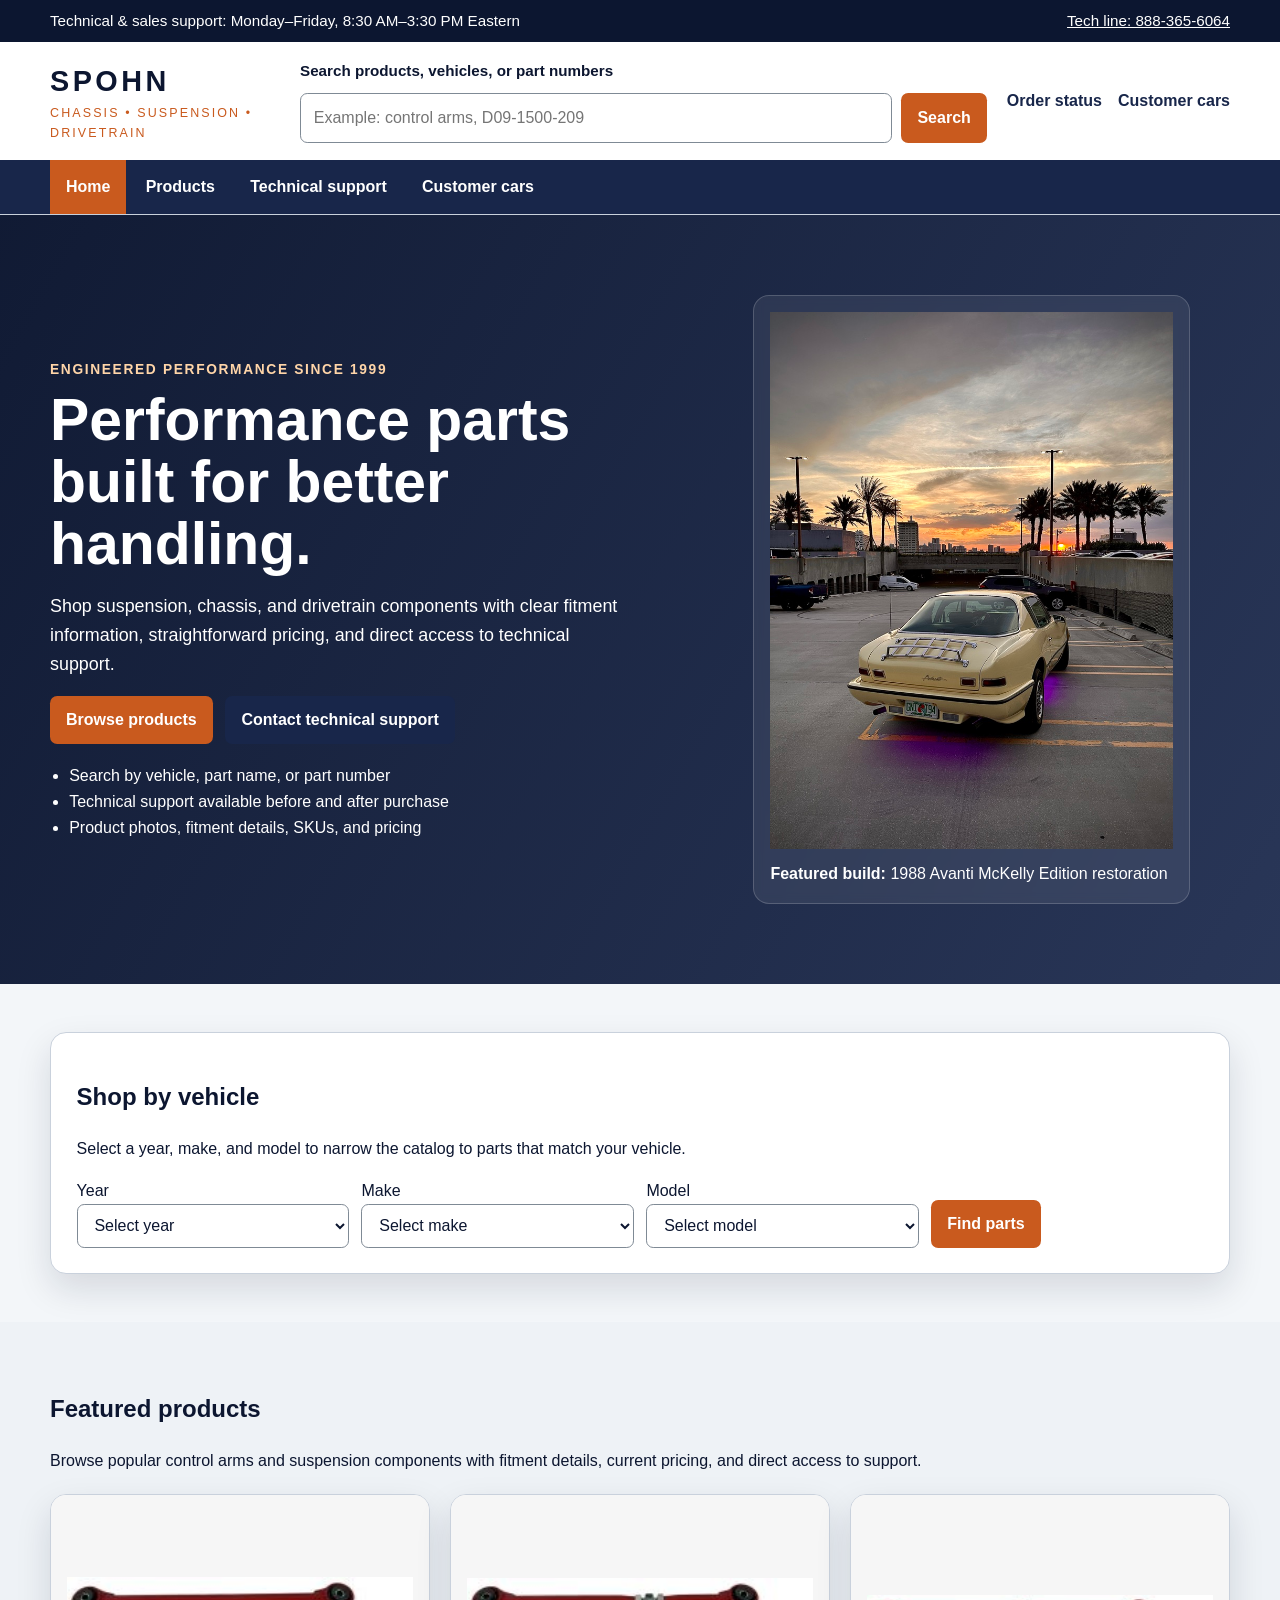
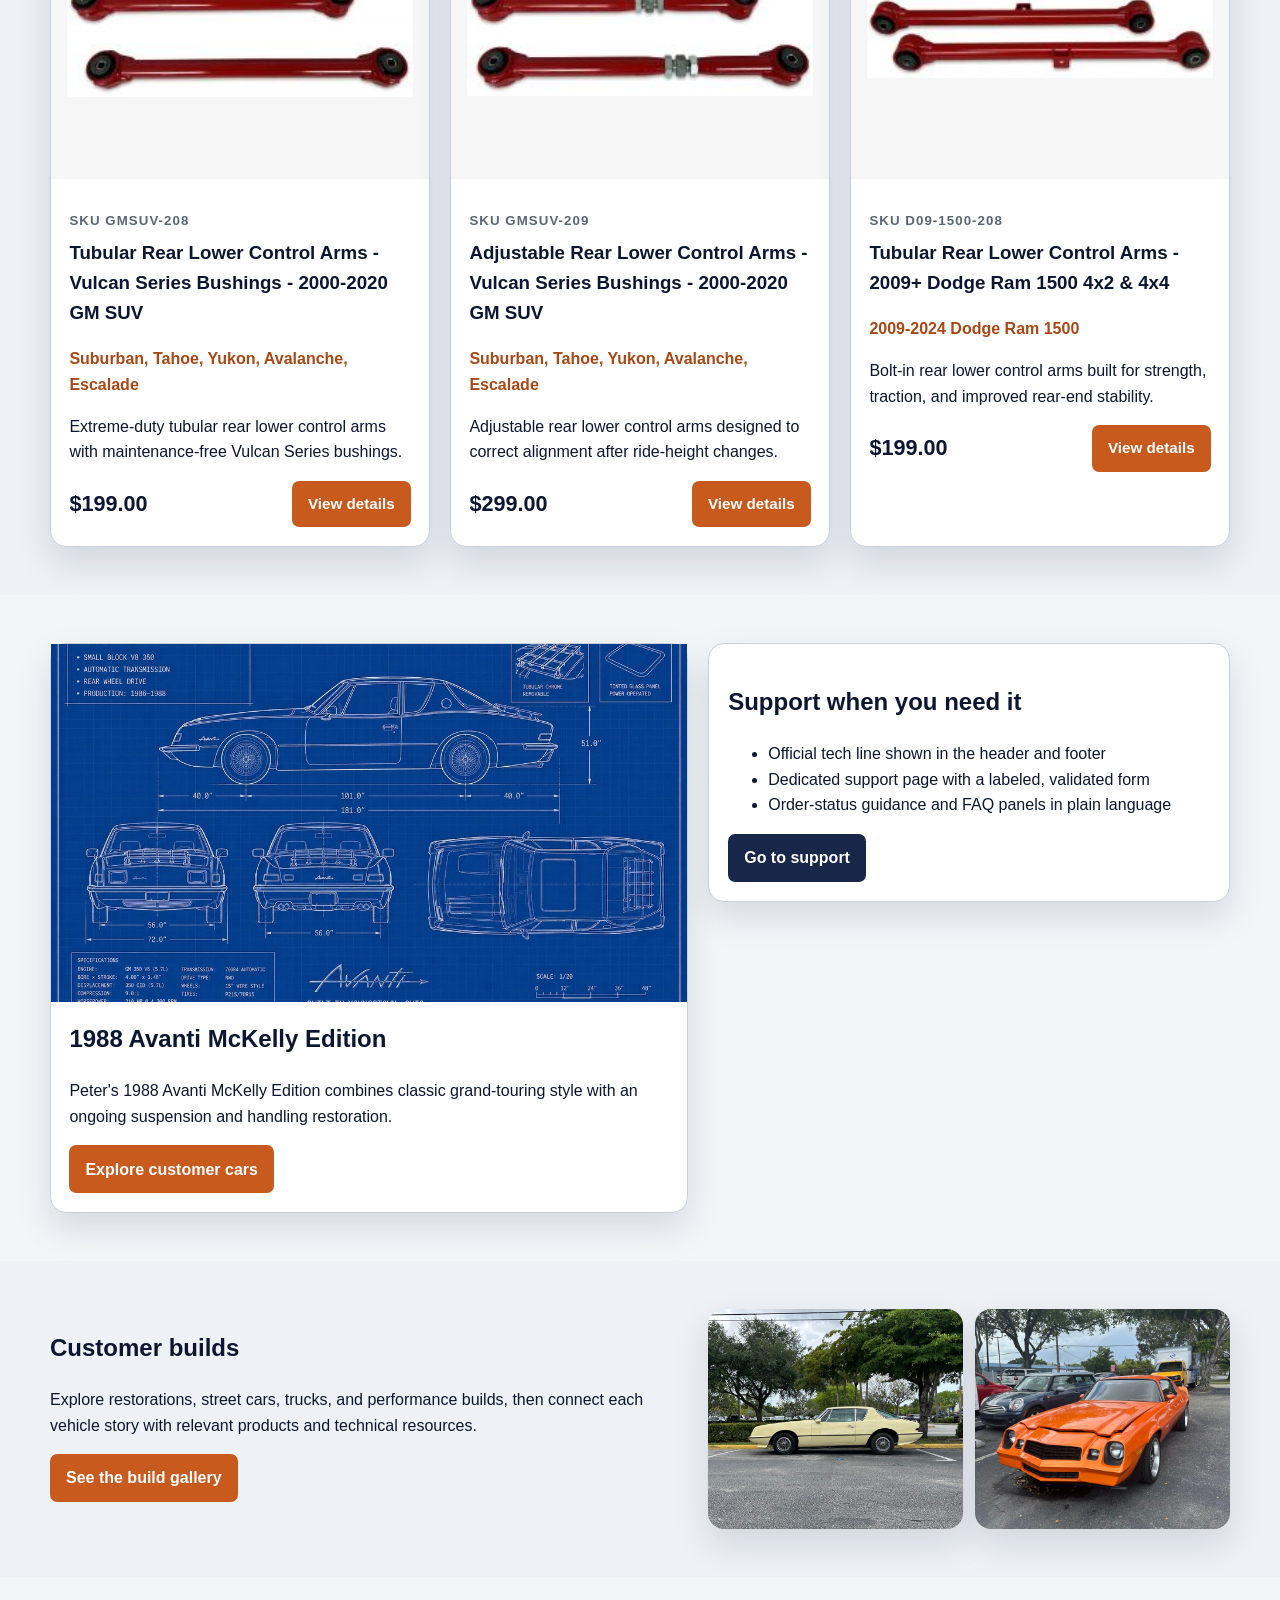
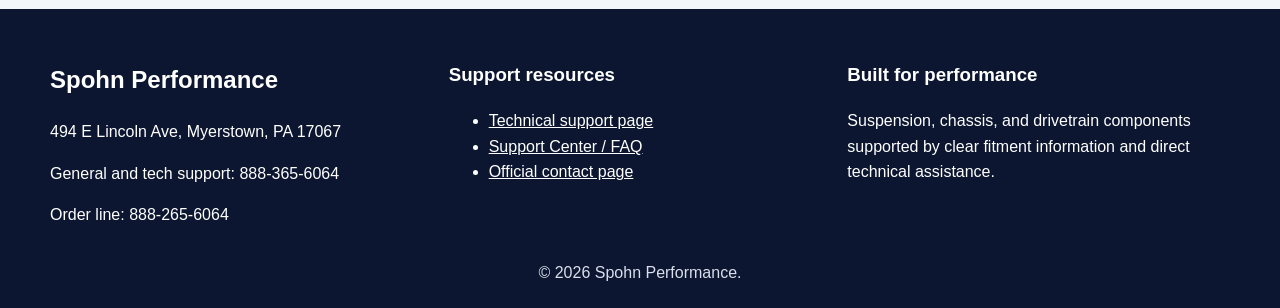
<file: ATLS3519-640F FINAL PROJECT | Gailitis/index.html>
<!DOCTYPE html>
<html lang="en">
<head>
  <meta charset="utf-8">
  <meta name="viewport" content="width=device-width, initial-scale=1">
  <title>Spohn Performance | Home</title>
  <link rel="stylesheet" href="style.css">
  <script src="script.js" defer></script>
</head>
<body>
<a class="skip-link" href="#main-content">Skip to main content</a>
<div class="utility-bar">
  <div class="container utility-inner">
    <p>Technical &amp; sales support: Monday–Friday, 8:30 AM–3:30 PM Eastern</p>
    <p><a href="support.html">Tech line: 888-365-6064</a></p>
  </div>
</div>
<header class="site-header">
  <div class="container header-inner">
    <a class="brand" href="index.html">
      <span class="brand-mark">SPOHN</span>
      <span class="brand-sub">chassis • suspension • drivetrain</span>
    </a>
    <form class="search-form" action="products.html" method="get">
      <label for="site-search">Search products, vehicles, or part numbers</label>
      <input id="site-search" name="q" type="search" placeholder="Example: control arms, D09-1500-209">
      <button type="submit">Search</button>
    </form>
    <nav class="quick-links" aria-label="Account and cart">
      <a href="support.html#order-status">Order status</a>
      <a href="customer-cars.html">Customer cars</a>
    </nav>
  </div>
  <nav class="primary-nav" aria-label="Primary">
    <div class="container nav-inner">
      <a href="index.html" aria-current="page">Home</a>
      <a href="products.html" >Products</a>
      <a href="support.html" >Technical support</a>
      <a href="customer-cars.html" >Customer cars</a>
    </div>
  </nav>
</header>

<main id="main-content">
  <section class="hero hero-home">
    <div class="container hero-grid">
      <div class="hero-copy">
        <p class="eyebrow">engineered performance since 1999</p>
        <h1>Performance parts built for better handling.</h1>
        <p class="hero-intro">Shop suspension, chassis, and drivetrain components with clear fitment information, straightforward pricing, and direct access to technical support.</p>
        <div class="button-row">
          <a class="button" href="products.html">Browse products</a>
          <a class="button button-secondary" href="support.html">Contact technical support</a>
        </div>
        <ul class="hero-points">
          <li>Search by vehicle, part name, or part number</li>
          <li>Technical support available before and after purchase</li>
          <li>Product photos, fitment details, SKUs, and pricing</li>
        </ul>
      </div>
      <figure class="hero-figure spotlight-card">
        <img src="assets/avanti_sunset.jpg" alt="Rear view of a cream 1988 Avanti McKelly Edition parked at sunset.">
        <figcaption><strong>Featured build:</strong> 1988 Avanti McKelly Edition restoration</figcaption>
      </figure>
    </div>
  </section>

  <section class="section">
    <div class="container card-panel vehicle-panel">
      <div>
        <h2>Shop by vehicle</h2>
        <p>Select a year, make, and model to narrow the catalog to parts that match your vehicle.</p>
      </div>
      <form class="vehicle-form" action="products.html" method="get">
        <div>
          <label for="year">Year</label>
          <select id="year" name="year">
            <option value="">Select year</option>
            <option>1988</option>
            <option>2009</option>
            <option>2024</option>
          </select>
        </div>
        <div>
          <label for="make">Make</label>
          <select id="make" name="make">
            <option value="">Select make</option>
            <option>Avanti</option>
            <option>Chevrolet</option>
            <option>Dodge</option>
          </select>
        </div>
        <div>
          <label for="model">Model</label>
          <select id="model" name="model">
            <option value="">Select model</option>
            <option>Avanti</option>
            <option>Camaro</option>
            <option>Ram 1500</option>
          </select>
        </div>
        <div class="vehicle-button-wrap"><button type="submit">Find parts</button></div>
      </form>
    </div>
  </section>

  <section class="section alt-section">
    <div class="container">
      <div class="section-heading">
        <h2>Featured products</h2>
        <p>Browse popular control arms and suspension components with fitment details, current pricing, and direct access to support.</p>
      </div>
      <div class="product-grid three-up">

        <article class="product-card">
          <img src="assets/prod_gmsuv_tubular.png" alt="Tubular Rear Lower Control Arms - Vulcan Series Bushings - 2000-2020 GM SUV">
          <div class="card-body">
            <p class="sku">SKU GMSUV-208</p>
            <h3>Tubular Rear Lower Control Arms - Vulcan Series Bushings - 2000-2020 GM SUV</h3>
            <p class="fitment">Suburban, Tahoe, Yukon, Avalanche, Escalade</p>
            <p>Extreme-duty tubular rear lower control arms with maintenance-free Vulcan Series bushings.</p>
            <div class="price-row"><span class="price">$199.00</span><a class="button small-button" href="products.html">View details</a></div>
          </div>
        </article>

        <article class="product-card">
          <img src="assets/prod_gmsuv_adjustable.png" alt="Adjustable Rear Lower Control Arms - Vulcan Series Bushings - 2000-2020 GM SUV">
          <div class="card-body">
            <p class="sku">SKU GMSUV-209</p>
            <h3>Adjustable Rear Lower Control Arms - Vulcan Series Bushings - 2000-2020 GM SUV</h3>
            <p class="fitment">Suburban, Tahoe, Yukon, Avalanche, Escalade</p>
            <p>Adjustable rear lower control arms designed to correct alignment after ride-height changes.</p>
            <div class="price-row"><span class="price">$299.00</span><a class="button small-button" href="products.html">View details</a></div>
          </div>
        </article>

        <article class="product-card">
          <img src="assets/prod_ram_lower_tubular.png" alt="Tubular Rear Lower Control Arms - 2009+ Dodge Ram 1500 4x2 & 4x4">
          <div class="card-body">
            <p class="sku">SKU D09-1500-208</p>
            <h3>Tubular Rear Lower Control Arms - 2009+ Dodge Ram 1500 4x2 & 4x4</h3>
            <p class="fitment">2009-2024 Dodge Ram 1500</p>
            <p>Bolt-in rear lower control arms built for strength, traction, and improved rear-end stability.</p>
            <div class="price-row"><span class="price">$199.00</span><a class="button small-button" href="products.html">View details</a></div>
          </div>
        </article>

      </div>
    </div>
  </section>

  <section class="section">
    <div class="container feature-grid">
      <article class="feature-card large-image-card">
        <img src="assets/avanti_blueprint.jpg" alt="Blueprint illustration showing measurements and multiple views of a 1988 Avanti McKelly Edition.">
        <div class="card-body">
          <h2>1988 Avanti McKelly Edition</h2>
          <p>Peter's 1988 Avanti McKelly Edition combines classic grand-touring style with an ongoing suspension and handling restoration.</p>
          <a class="button" href="customer-cars.html">Explore customer cars</a>
        </div>
      </article>
      <article class="feature-card support-highlight">
        <h2>Support when you need it</h2>
        <ul>
          <li>Official tech line shown in the header and footer</li>
          <li>Dedicated support page with a labeled, validated form</li>
          <li>Order-status guidance and FAQ panels in plain language</li>
        </ul>
        <a class="button button-secondary" href="support.html">Go to support</a>
      </article>
    </div>
  </section>

  <section class="section alt-section">
    <div class="container two-col-section">
      <div>
        <h2>Customer builds</h2>
        <p>Explore restorations, street cars, trucks, and performance builds, then connect each vehicle story with relevant products and technical resources.</p>
        <a class="button" href="customer-cars.html">See the build gallery</a>
      </div>
      <div class="mini-gallery">
        <img src="assets/avanti_side.jpg" alt="Side profile of the cream 1988 Avanti parked in a lot.">
        <img src="assets/camaro_front.jpg" alt="Orange Camaro customer car parked outside a shop.">
      </div>
    </div>
  </section>
</main>

<footer class="site-footer">
  <div class="container footer-grid">
    <section>
      <h2>Spohn Performance</h2>
      <p>494 E Lincoln Ave, Myerstown, PA 17067</p>
      <p>General and tech support: 888-365-6064</p>
      <p>Order line: 888-265-6064</p>
    </section>
    <section>
      <h3>Support resources</h3>
      <ul>
        <li><a href="support.html">Technical support page</a></li>
        <li><a href="https://support.spohn.net/" target="_blank" rel="noopener">Support Center / FAQ</a></li>
        <li><a href="https://www.spohn.net/contact/" target="_blank" rel="noopener">Official contact page</a></li>
      </ul>
    </section>
    <section>
      <h3>Built for performance</h3>
      <p>Suspension, chassis, and drivetrain components supported by clear fitment information and direct technical assistance.</p>
    </section>
  </div>
  <p class="copyright">&copy; <span class="current-year"></span> Spohn Performance.</p>
</footer>
</body>
</html>
</file>
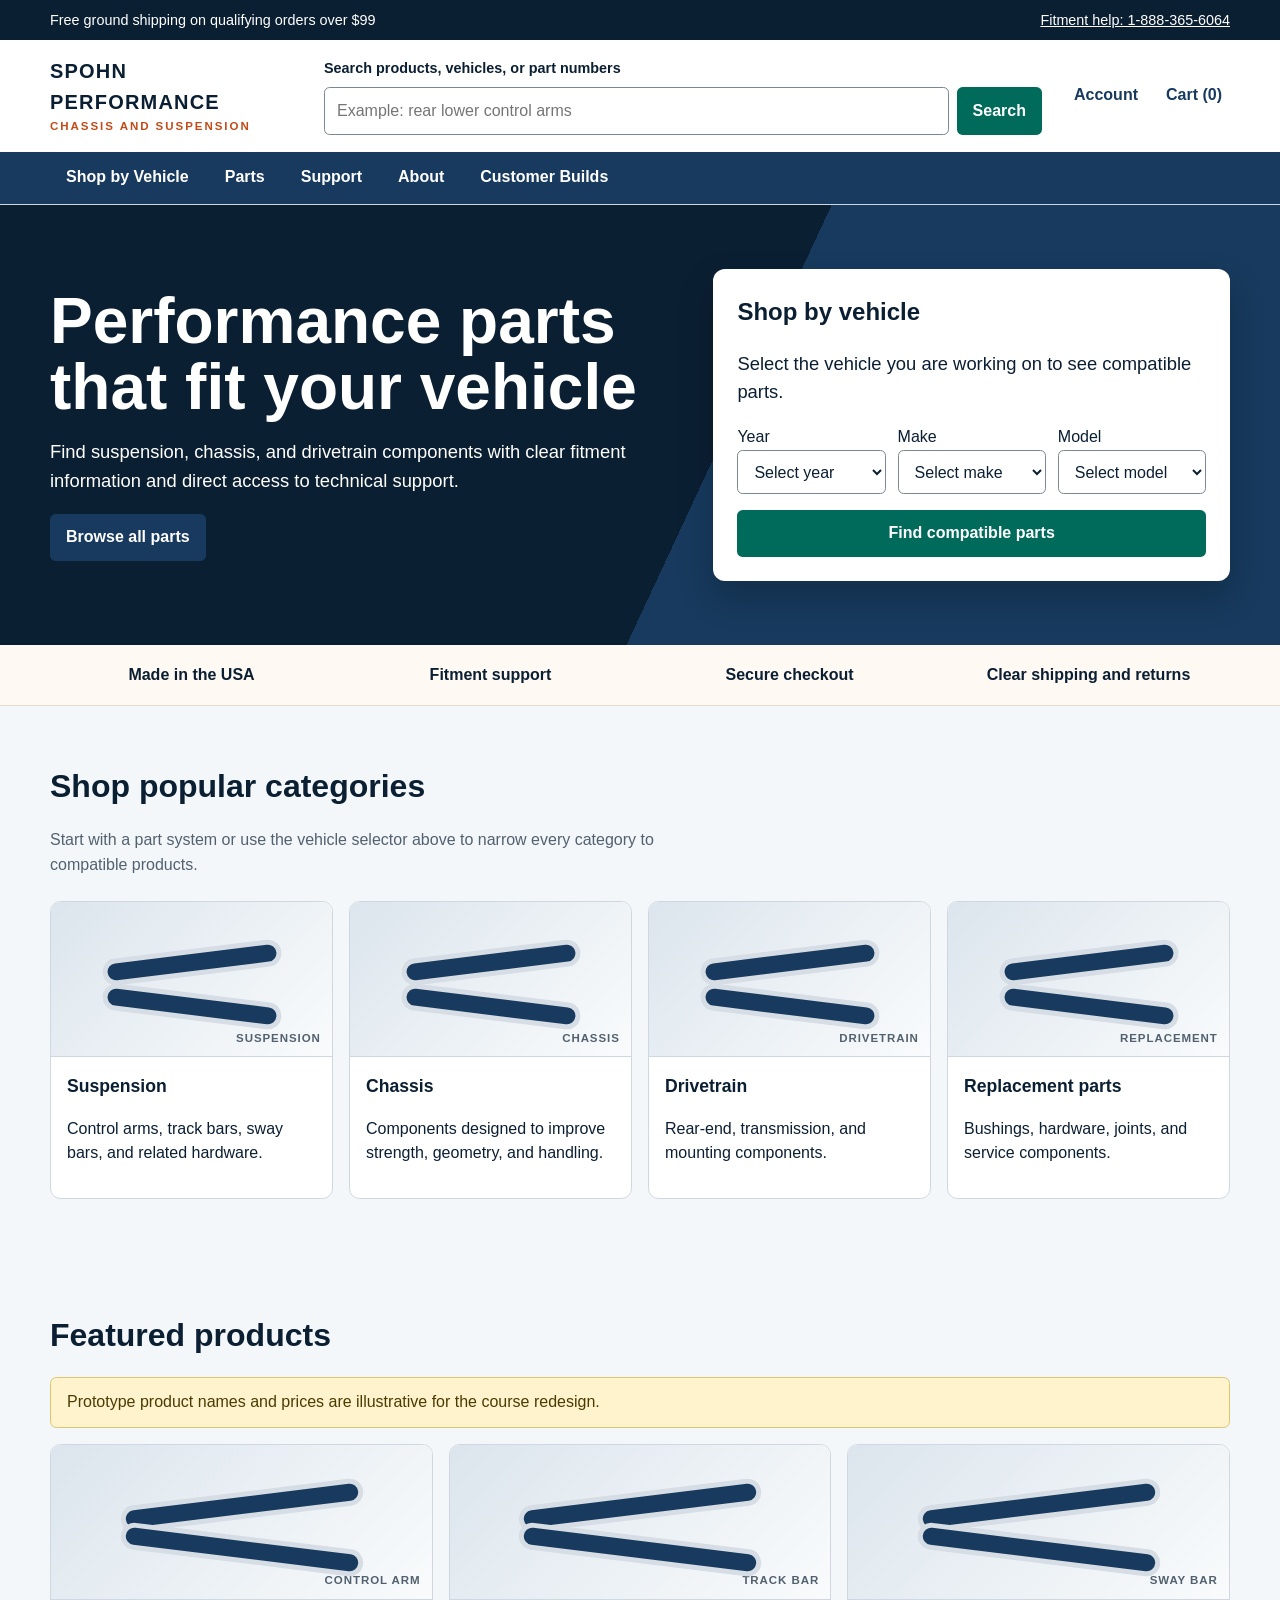
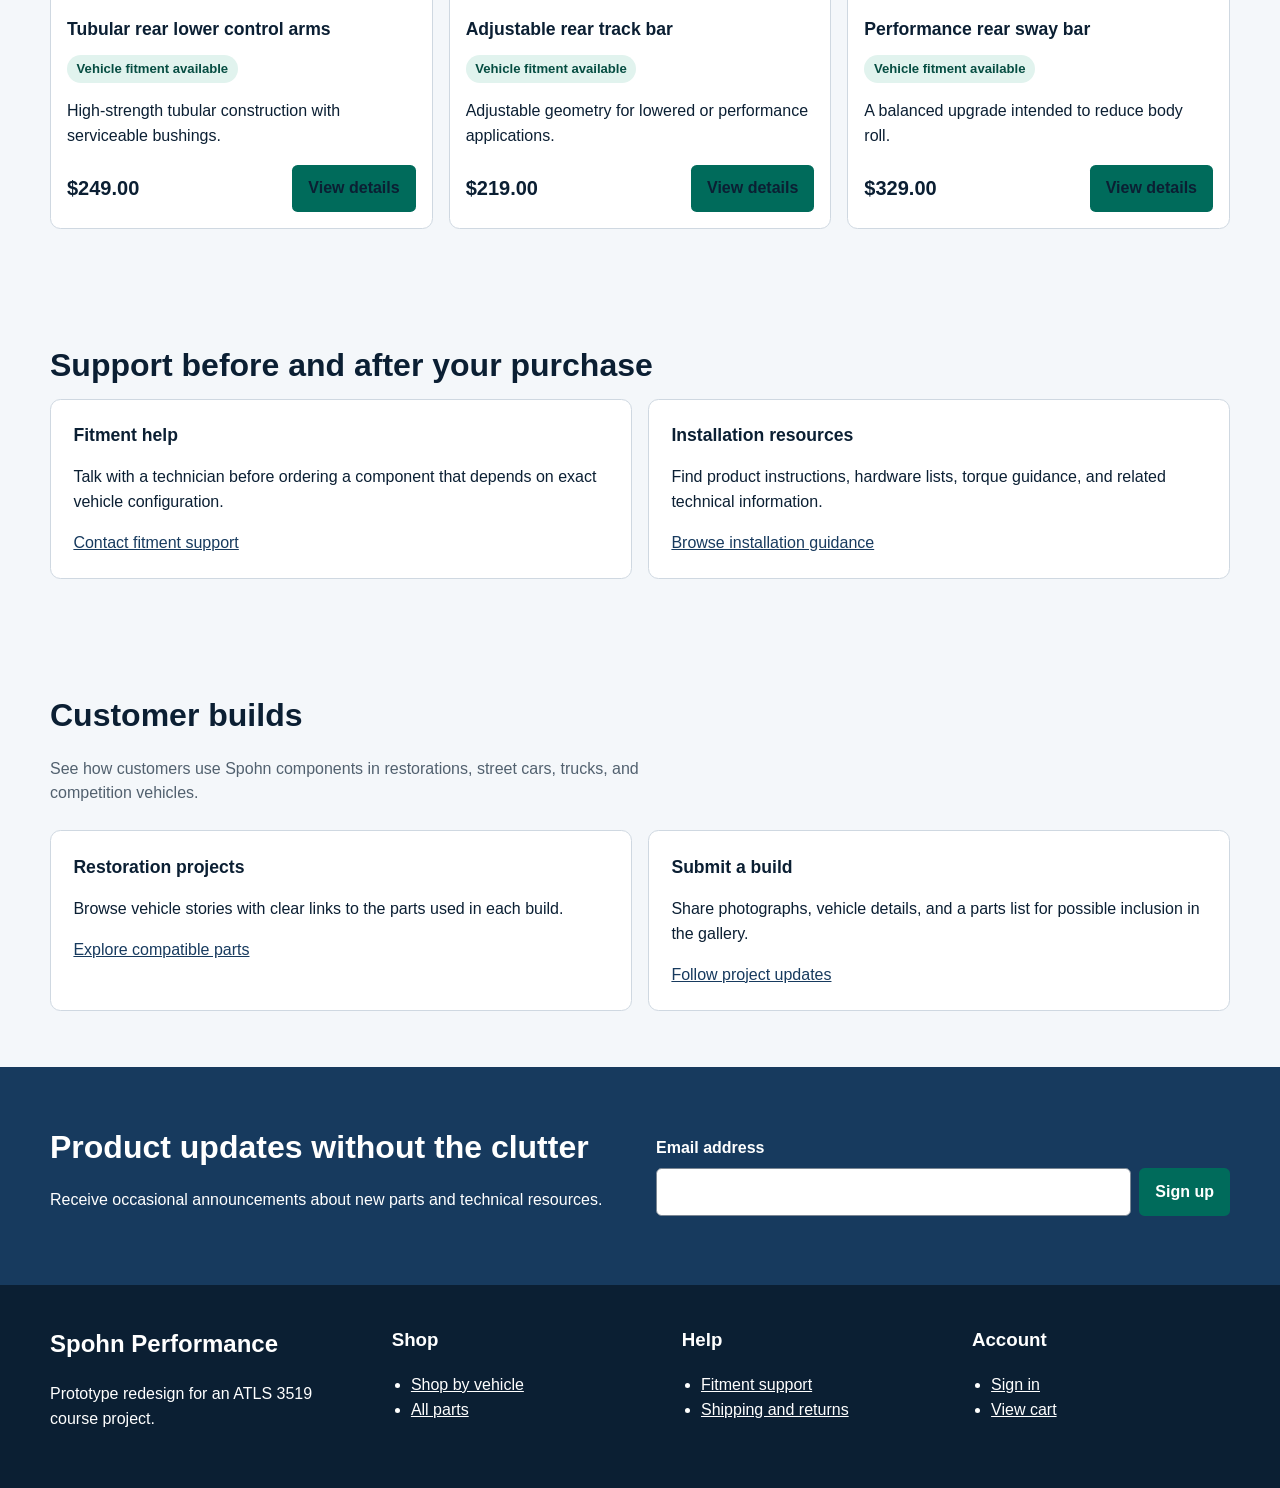
<file: final_project_part2/index.html>
<!DOCTYPE html>
<html lang="en">
<head>
  <meta charset="utf-8">
  <meta name="viewport" content="width=device-width, initial-scale=1">
  <title>Spohn Performance Redesign Prototype</title>
  <link rel="stylesheet" href="style.css">
</head>
<body>
  <a class="skip-link" href="#main-content">Skip to main content</a>
  <div class="utility-bar">
    <div class="utility-inner">
      <span>Free ground shipping on qualifying orders over $99</span>
      <a href="#support">Fitment help: 1-888-365-6064</a>
    </div>
  </div>
  <header class="site-header">
    <div class="header-inner">
      <a class="brand" href="index.html">SPOHN PERFORMANCE<span>CHASSIS AND SUSPENSION</span></a>
      <form class="search-form" action="products.html" method="get">
        <label for="site-search">Search products, vehicles, or part numbers</label>
        <input id="site-search" name="q" type="search" placeholder="Example: rear lower control arms">
        <button type="submit">Search</button>
      </form>
      <div class="header-actions">
        <a href="#account">Account</a>
        <a href="#cart">Cart (0)</a>
      </div>
    </div>
    <nav class="primary-nav" aria-label="Primary navigation">
      <div class="nav-inner">
        <a href="#vehicle">Shop by Vehicle</a>
        <a href="products.html">Parts</a>
        <a href="#support">Support</a>
        <a href="#about">About</a>
        <a href="#builds">Customer Builds</a>
      </div>
    </nav>
  </header>
  <main id="main-content">
    <section class="hero">
      <div class="hero-inner">
        <div>
          <h1>Performance parts that fit your vehicle</h1>
          <p>Find suspension, chassis, and drivetrain components with clear fitment information and direct access to technical support.</p>
          <a class="button button-secondary" href="products.html">Browse all parts</a>
        </div>
        <form class="vehicle-card" id="vehicle" action="products.html" method="get">
          <h2>Shop by vehicle</h2>
          <p>Select the vehicle you are working on to see compatible parts.</p>
          <div class="vehicle-grid">
            <div>
              <label for="year">Year</label>
              <select id="year" name="year">
                <option value="">Select year</option>
                <option>1988</option>
                <option>2000</option>
                <option>2020</option>
              </select>
            </div>
            <div>
              <label for="make">Make</label>
              <select id="make" name="make">
                <option value="">Select make</option>
                <option>Avanti</option>
                <option>Chevrolet</option>
                <option>Ford</option>
              </select>
            </div>
            <div>
              <label for="model">Model</label>
              <select id="model" name="model">
                <option value="">Select model</option>
                <option>Avanti</option>
                <option>Camaro</option>
                <option>Mustang</option>
              </select>
            </div>
          </div>
          <button type="submit">Find compatible parts</button>
        </form>
      </div>
    </section>
    <div class="trust-row">
      <div class="container trust-grid">
        <span>Made in the USA</span>
        <span>Fitment support</span>
        <span>Secure checkout</span>
        <span>Clear shipping and returns</span>
      </div>
    </div>
    <section class="section" aria-labelledby="categories-title">
      <div class="container">
        <h2 id="categories-title">Shop popular categories</h2>
        <p class="section-intro">Start with a part system or use the vehicle selector above to narrow every category to compatible products.</p>
        <div class="card-grid">
          <article class="category-card">
            <a href="products.html">
              <div class="part-visual" aria-hidden="true"><span class="visual-label">SUSPENSION</span></div>
              <div class="card-body"><h3>Suspension</h3><p>Control arms, track bars, sway bars, and related hardware.</p></div>
            </a>
          </article>
          <article class="category-card">
            <a href="products.html">
              <div class="part-visual" aria-hidden="true"><span class="visual-label">CHASSIS</span></div>
              <div class="card-body"><h3>Chassis</h3><p>Components designed to improve strength, geometry, and handling.</p></div>
            </a>
          </article>
          <article class="category-card">
            <a href="products.html">
              <div class="part-visual" aria-hidden="true"><span class="visual-label">DRIVETRAIN</span></div>
              <div class="card-body"><h3>Drivetrain</h3><p>Rear-end, transmission, and mounting components.</p></div>
            </a>
          </article>
          <article class="category-card">
            <a href="products.html">
              <div class="part-visual" aria-hidden="true"><span class="visual-label">REPLACEMENT</span></div>
              <div class="card-body"><h3>Replacement parts</h3><p>Bushings, hardware, joints, and service components.</p></div>
            </a>
          </article>
        </div>
      </div>
    </section>
    <section class="section" aria-labelledby="featured-title">
      <div class="container">
        <h2 id="featured-title">Featured products</h2>
        <p class="prototype-note">Prototype product names and prices are illustrative for the course redesign.</p>
        <div class="product-grid">
          <article class="product-card">
            <div class="part-visual" aria-hidden="true"><span class="visual-label">CONTROL ARM</span></div>
            <div class="card-body">
              <h3><a href="products.html#product-one">Tubular rear lower control arms</a></h3>
              <span class="fitment">Vehicle fitment available</span>
              <p>High-strength tubular construction with serviceable bushings.</p>
              <div class="price-row"><span class="price">$249.00</span><a class="button" href="products.html#product-one">View details</a></div>
            </div>
          </article>
          <article class="product-card">
            <div class="part-visual" aria-hidden="true"><span class="visual-label">TRACK BAR</span></div>
            <div class="card-body">
              <h3><a href="products.html#product-two">Adjustable rear track bar</a></h3>
              <span class="fitment">Vehicle fitment available</span>
              <p>Adjustable geometry for lowered or performance applications.</p>
              <div class="price-row"><span class="price">$219.00</span><a class="button" href="products.html#product-two">View details</a></div>
            </div>
          </article>
          <article class="product-card">
            <div class="part-visual" aria-hidden="true"><span class="visual-label">SWAY BAR</span></div>
            <div class="card-body">
              <h3><a href="products.html#product-three">Performance rear sway bar</a></h3>
              <span class="fitment">Vehicle fitment available</span>
              <p>A balanced upgrade intended to reduce body roll.</p>
              <div class="price-row"><span class="price">$329.00</span><a class="button" href="products.html#product-three">View details</a></div>
            </div>
          </article>
        </div>
      </div>
    </section>
    <section class="section" id="support" aria-labelledby="support-title">
      <div class="container">
        <h2 id="support-title">Support before and after your purchase</h2>
        <div class="support-grid">
          <article class="support-card"><h3>Fitment help</h3><p>Talk with a technician before ordering a component that depends on exact vehicle configuration.</p><a href="mailto:support@example.com">Contact fitment support</a></article>
          <article class="support-card"><h3>Installation resources</h3><p>Find product instructions, hardware lists, torque guidance, and related technical information.</p><a href="products.html#installation">Browse installation guidance</a></article>
        </div>
      </div>
    </section>
    <section class="section" id="builds" aria-labelledby="builds-title">
      <div class="container">
        <h2 id="builds-title">Customer builds</h2>
        <p class="section-intro">See how customers use Spohn components in restorations, street cars, trucks, and competition vehicles.</p>
        <div class="support-grid">
          <article class="support-card"><h3>Restoration projects</h3><p>Browse vehicle stories with clear links to the parts used in each build.</p><a href="products.html">Explore compatible parts</a></article>
          <article class="support-card"><h3>Submit a build</h3><p>Share photographs, vehicle details, and a parts list for possible inclusion in the gallery.</p><a href="#newsletter-title">Follow project updates</a></article>
        </div>
      </div>
    </section>
    <section class="section newsletter" aria-labelledby="newsletter-title">
      <div class="container newsletter-grid">
        <div><h2 id="newsletter-title">Product updates without the clutter</h2><p>Receive occasional announcements about new parts and technical resources.</p></div>
        <form class="newsletter-form" action="index.html" method="get">
          <label for="email">Email address</label>
          <input id="email" name="email" type="email" autocomplete="email" required>
          <button type="submit">Sign up</button>
        </form>
      </div>
    </section>
  </main>
  <footer class="site-footer">
    <div class="container footer-grid">
      <section id="about"><h2>Spohn Performance</h2><p>Prototype redesign for an ATLS 3519 course project.</p></section>
      <section><h3>Shop</h3><ul><li><a href="#vehicle">Shop by vehicle</a></li><li><a href="products.html">All parts</a></li></ul></section>
      <section><h3>Help</h3><ul><li><a href="#support">Fitment support</a></li><li><a href="#support">Shipping and returns</a></li></ul></section>
      <section id="account"><h3>Account</h3><ul><li><a href="index.html#account">Sign in</a></li><li id="cart"><a href="index.html#cart">View cart</a></li></ul></section>
    </div>
  </footer>
</body>
</html>
</file>
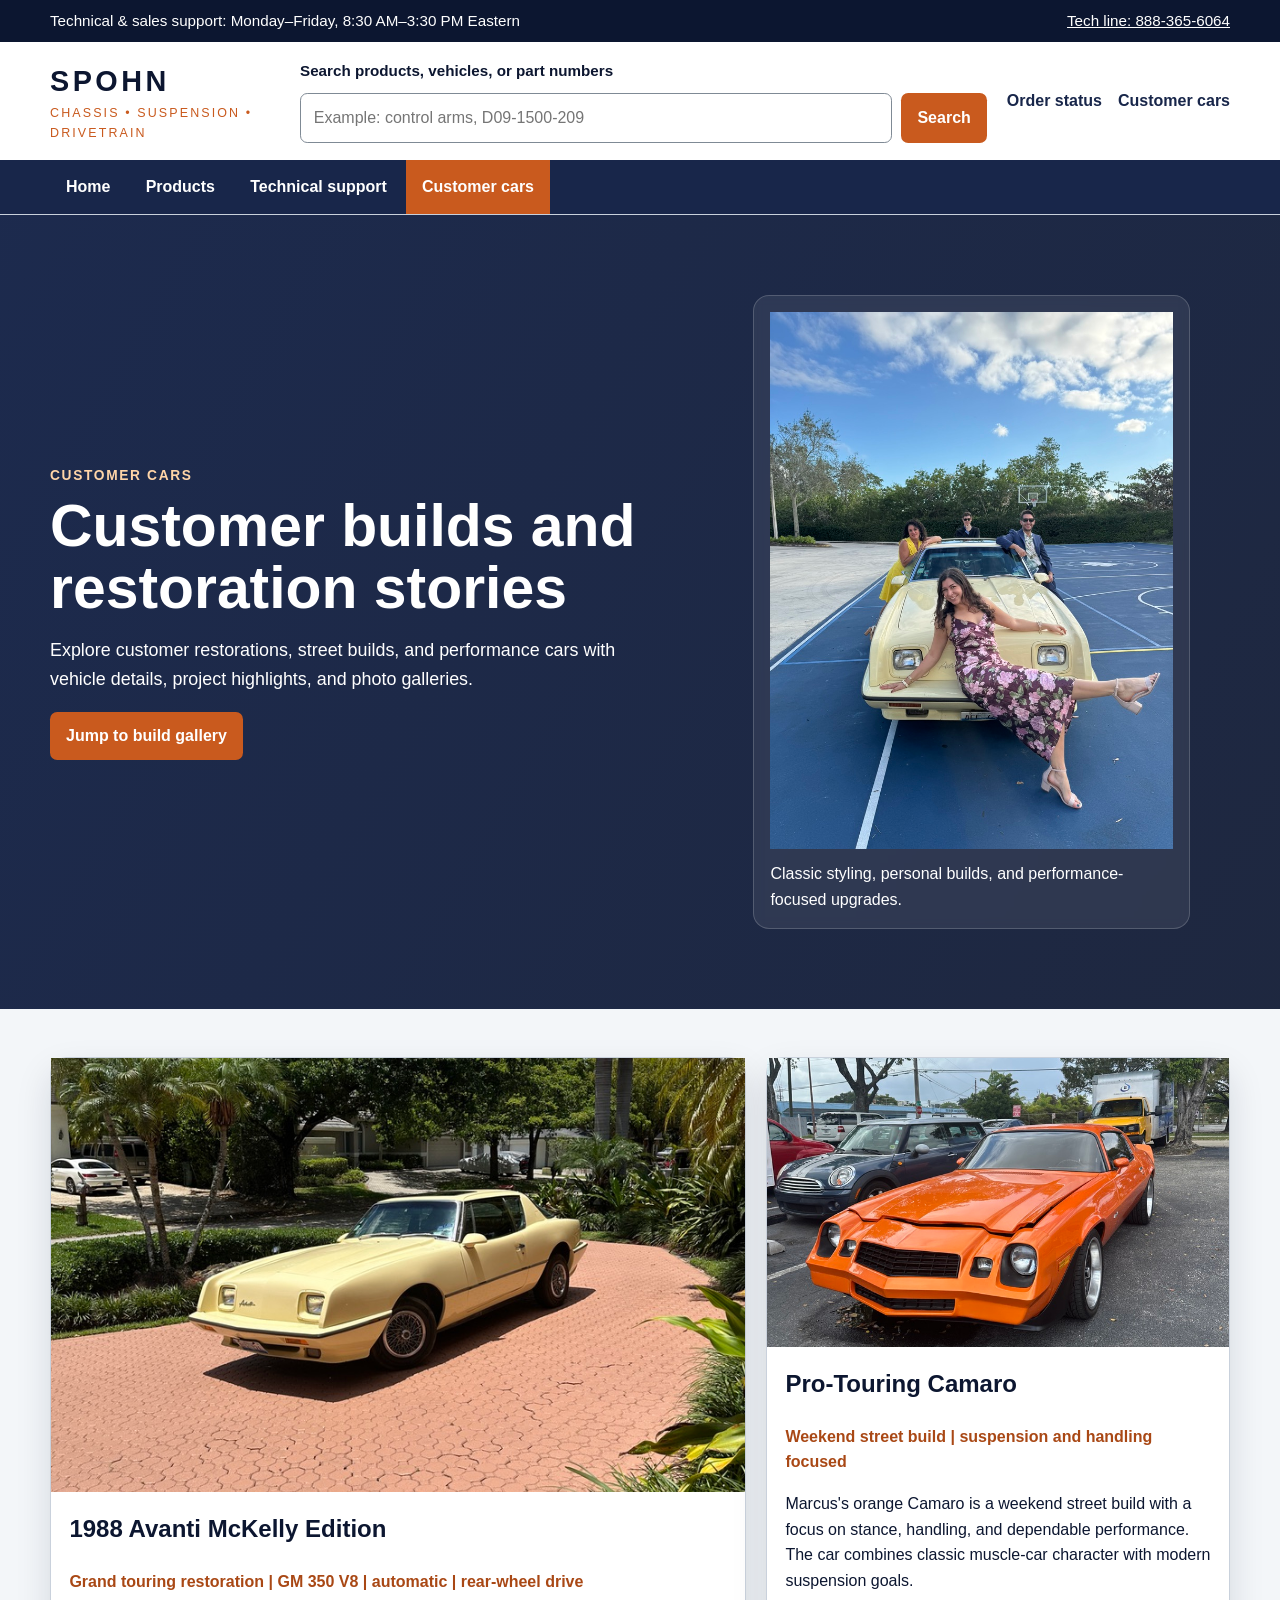
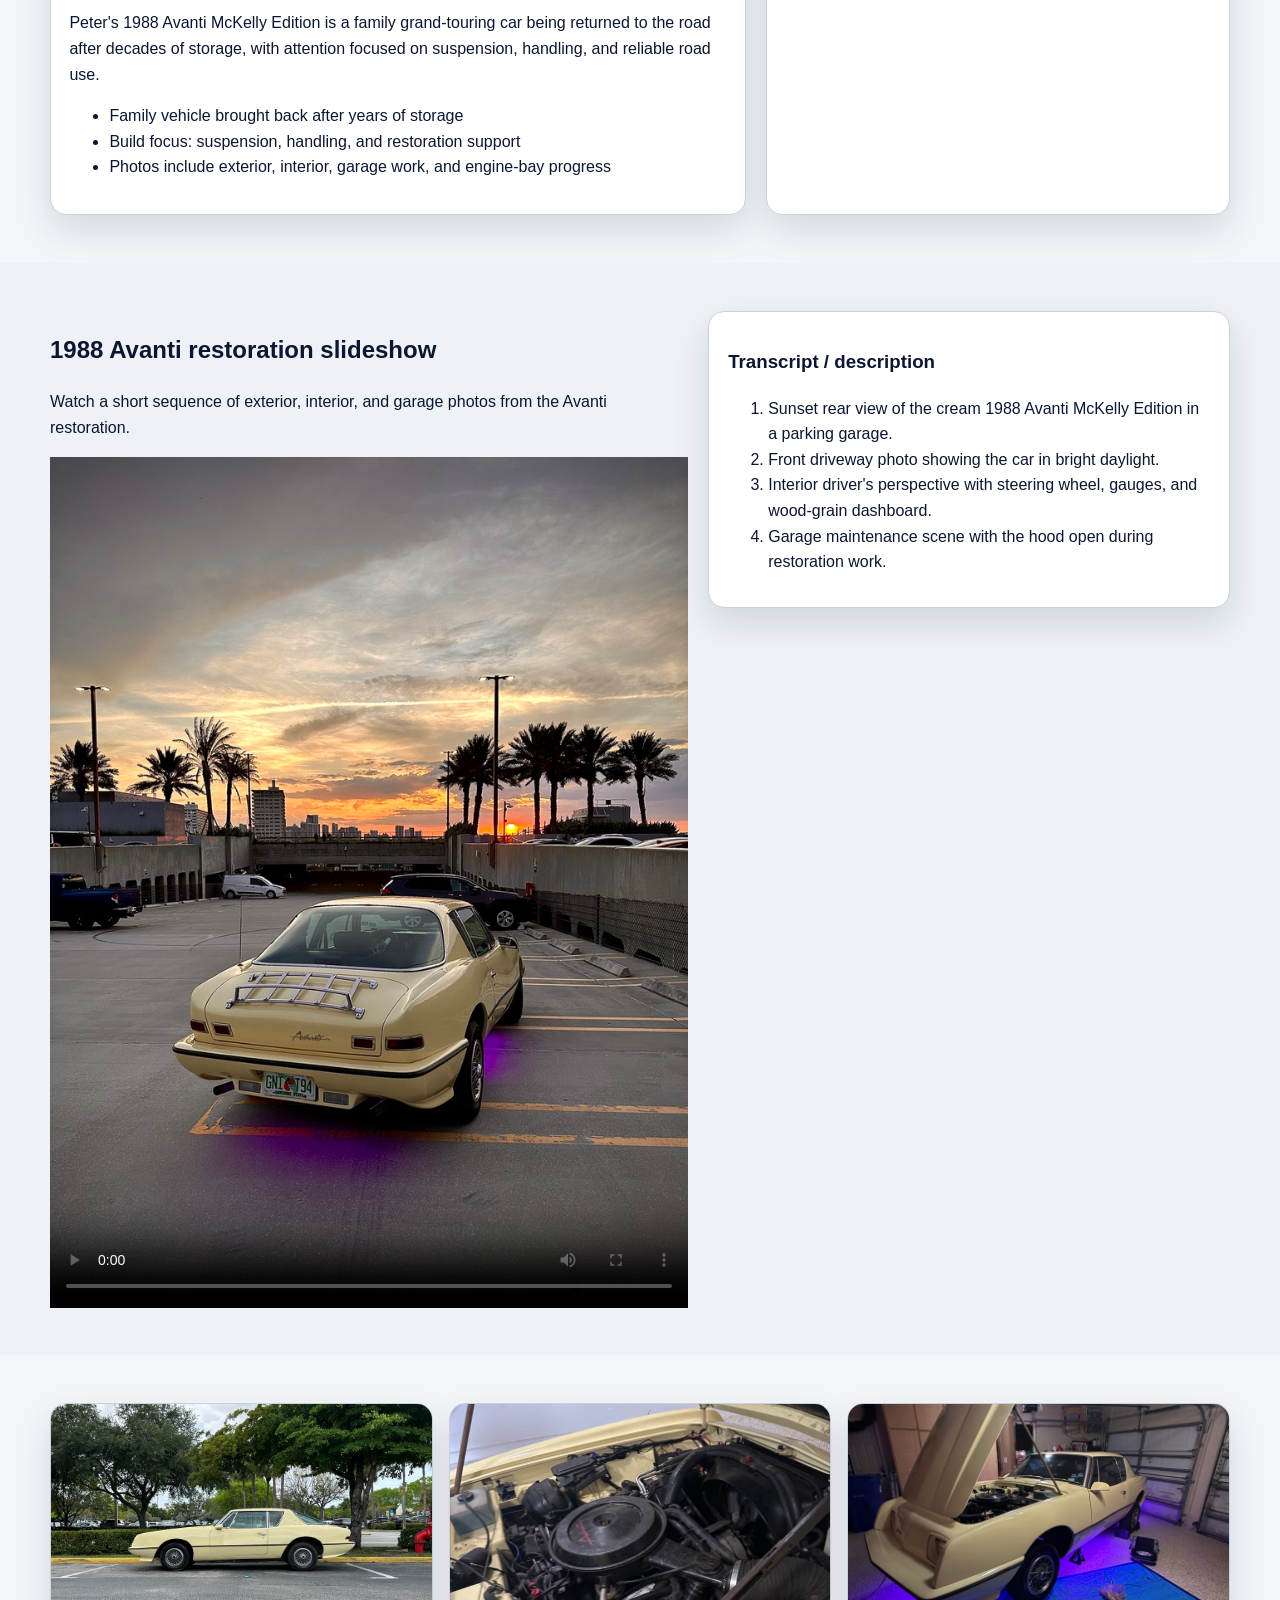
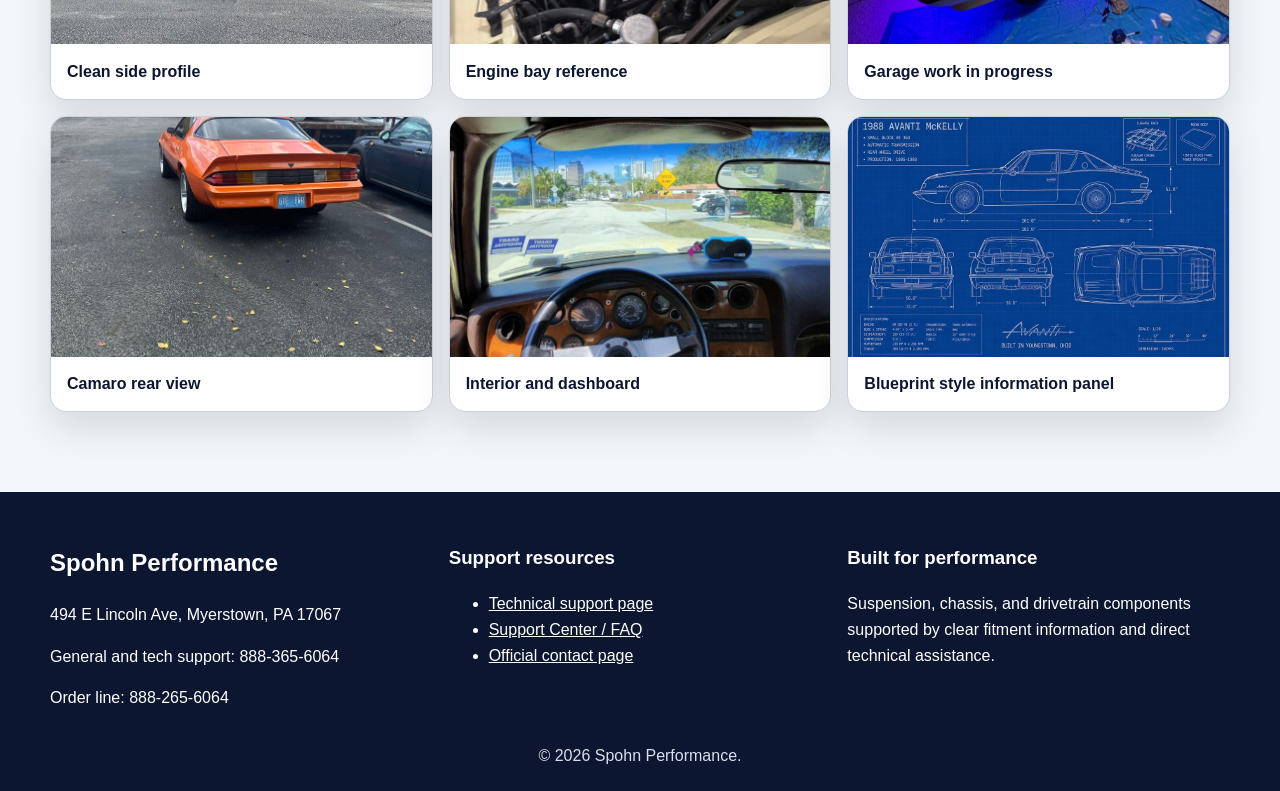
<file: ATLS3519-640F FINAL PROJECT | Gailitis/customer-cars.html>
<!DOCTYPE html>
<html lang="en">
<head>
  <meta charset="utf-8">
  <meta name="viewport" content="width=device-width, initial-scale=1">
  <title>Spohn Performance | Customer Cars</title>
  <link rel="stylesheet" href="style.css">
  <script src="script.js" defer></script>
</head>
<body>
<a class="skip-link" href="#main-content">Skip to main content</a>
<div class="utility-bar">
  <div class="container utility-inner">
    <p>Technical &amp; sales support: Monday–Friday, 8:30 AM–3:30 PM Eastern</p>
    <p><a href="support.html">Tech line: 888-365-6064</a></p>
  </div>
</div>
<header class="site-header">
  <div class="container header-inner">
    <a class="brand" href="index.html">
      <span class="brand-mark">SPOHN</span>
      <span class="brand-sub">chassis • suspension • drivetrain</span>
    </a>
    <form class="search-form" action="products.html" method="get">
      <label for="site-search">Search products, vehicles, or part numbers</label>
      <input id="site-search" name="q" type="search" placeholder="Example: control arms, D09-1500-209">
      <button type="submit">Search</button>
    </form>
    <nav class="quick-links" aria-label="Account and cart">
      <a href="support.html#order-status">Order status</a>
      <a href="customer-cars.html">Customer cars</a>
    </nav>
  </div>
  <nav class="primary-nav" aria-label="Primary">
    <div class="container nav-inner">
      <a href="index.html" >Home</a>
      <a href="products.html" >Products</a>
      <a href="support.html" >Technical support</a>
      <a href="customer-cars.html" aria-current="page">Customer cars</a>
    </div>
  </nav>
</header>

<main id="main-content">
  <section class="hero hero-cars">
    <div class="container hero-grid">
      <div class="hero-copy">
        <p class="eyebrow">customer cars</p>
        <h1>Customer builds and restoration stories</h1>
        <p class="hero-intro">Explore customer restorations, street builds, and performance cars with vehicle details, project highlights, and photo galleries.</p>
        <a class="button" href="#build-gallery">Jump to build gallery</a>
      </div>
      <figure class="hero-figure spotlight-card">
        <img src="assets/avanti_group.jpg" alt="People posing with the cream Avanti on a basketball court.">
        <figcaption>Classic styling, personal builds, and performance-focused upgrades.</figcaption>
      </figure>
    </div>
  </section>

  <section class="section" id="build-gallery">
    <div class="container build-grid">
      <article class="build-card featured-build">
        <img src="assets/avanti_driveway.jpg" alt="Front three-quarter view of a cream 1988 Avanti McKelly Edition parked in a brick driveway.">
        <div class="card-body">
          <h2>1988 Avanti McKelly Edition</h2>
          <p class="build-meta">Grand touring restoration | GM 350 V8 | automatic | rear-wheel drive</p>
          <p>Peter's 1988 Avanti McKelly Edition is a family grand-touring car being returned to the road after decades of storage, with attention focused on suspension, handling, and reliable road use.</p>
          <ul>
            <li>Family vehicle brought back after years of storage</li>
            <li>Build focus: suspension, handling, and restoration support</li>
            <li>Photos include exterior, interior, garage work, and engine-bay progress</li>
          </ul>
        </div>
      </article>
      <article class="build-card">
        <img src="assets/camaro_front.jpg" alt="Orange Camaro customer car shown from the front in a parking lot.">
        <div class="card-body">
          <h2>Pro-Touring Camaro</h2>
          <p class="build-meta">Weekend street build | suspension and handling focused</p>
          <p>Marcus's orange Camaro is a weekend street build with a focus on stance, handling, and dependable performance. The car combines classic muscle-car character with modern suspension goals.</p>
        </div>
      </article>
    </div>
  </section>

  <section class="section alt-section">
    <div class="container media-layout">
      <div>
        <h2>1988 Avanti restoration slideshow</h2>
        <p>Watch a short sequence of exterior, interior, and garage photos from the Avanti restoration.</p>
        <video controls poster="assets/avanti_sunset.jpg" aria-describedby="slideshow-transcript">
          <source src="assets/avanti-restoration.mp4" type="video/mp4">
          <track kind="captions" src="assets/avanti-restoration.vtt" srclang="en" label="English captions" default>
          Your browser does not support the video tag.
        </video>
      </div>
      <div id="slideshow-transcript" class="transcript-box">
        <h3>Transcript / description</h3>
        <ol>
          <li>Sunset rear view of the cream 1988 Avanti McKelly Edition in a parking garage.</li>
          <li>Front driveway photo showing the car in bright daylight.</li>
          <li>Interior driver's perspective with steering wheel, gauges, and wood-grain dashboard.</li>
          <li>Garage maintenance scene with the hood open during restoration work.</li>
        </ol>
      </div>
    </div>
  </section>

  <section class="section">
    <div class="container gallery-grid">
      <figure><img src="assets/avanti_side.jpg" alt="Side profile of the Avanti parked between trees."><figcaption>Clean side profile</figcaption></figure>
      <figure><img src="assets/avanti_engine.jpg" alt="Engine bay of the Avanti with the hood open."><figcaption>Engine bay reference</figcaption></figure>
      <figure><img src="assets/avanti_garage.jpg" alt="Avanti in a garage on stands during work."><figcaption>Garage work in progress</figcaption></figure>
      <figure><img src="assets/camaro_rear.jpg" alt="Rear view of the orange Camaro parked near a trailer."><figcaption>Camaro rear view</figcaption></figure>
      <figure><img src="assets/avanti_interior.jpg" alt="Driver's-seat view of the Avanti interior."><figcaption>Interior and dashboard</figcaption></figure>
      <figure><img src="assets/avanti_blueprint.jpg" alt="Blueprint style layout for the Avanti model."><figcaption>Blueprint style information panel</figcaption></figure>
    </div>
  </section>
</main>

<footer class="site-footer">
  <div class="container footer-grid">
    <section>
      <h2>Spohn Performance</h2>
      <p>494 E Lincoln Ave, Myerstown, PA 17067</p>
      <p>General and tech support: 888-365-6064</p>
      <p>Order line: 888-265-6064</p>
    </section>
    <section>
      <h3>Support resources</h3>
      <ul>
        <li><a href="support.html">Technical support page</a></li>
        <li><a href="https://support.spohn.net/" target="_blank" rel="noopener">Support Center / FAQ</a></li>
        <li><a href="https://www.spohn.net/contact/" target="_blank" rel="noopener">Official contact page</a></li>
      </ul>
    </section>
    <section>
      <h3>Built for performance</h3>
      <p>Suspension, chassis, and drivetrain components supported by clear fitment information and direct technical assistance.</p>
    </section>
  </div>
  <p class="copyright">&copy; <span class="current-year"></span> Spohn Performance.</p>
</footer>
</body>
</html>
</file>
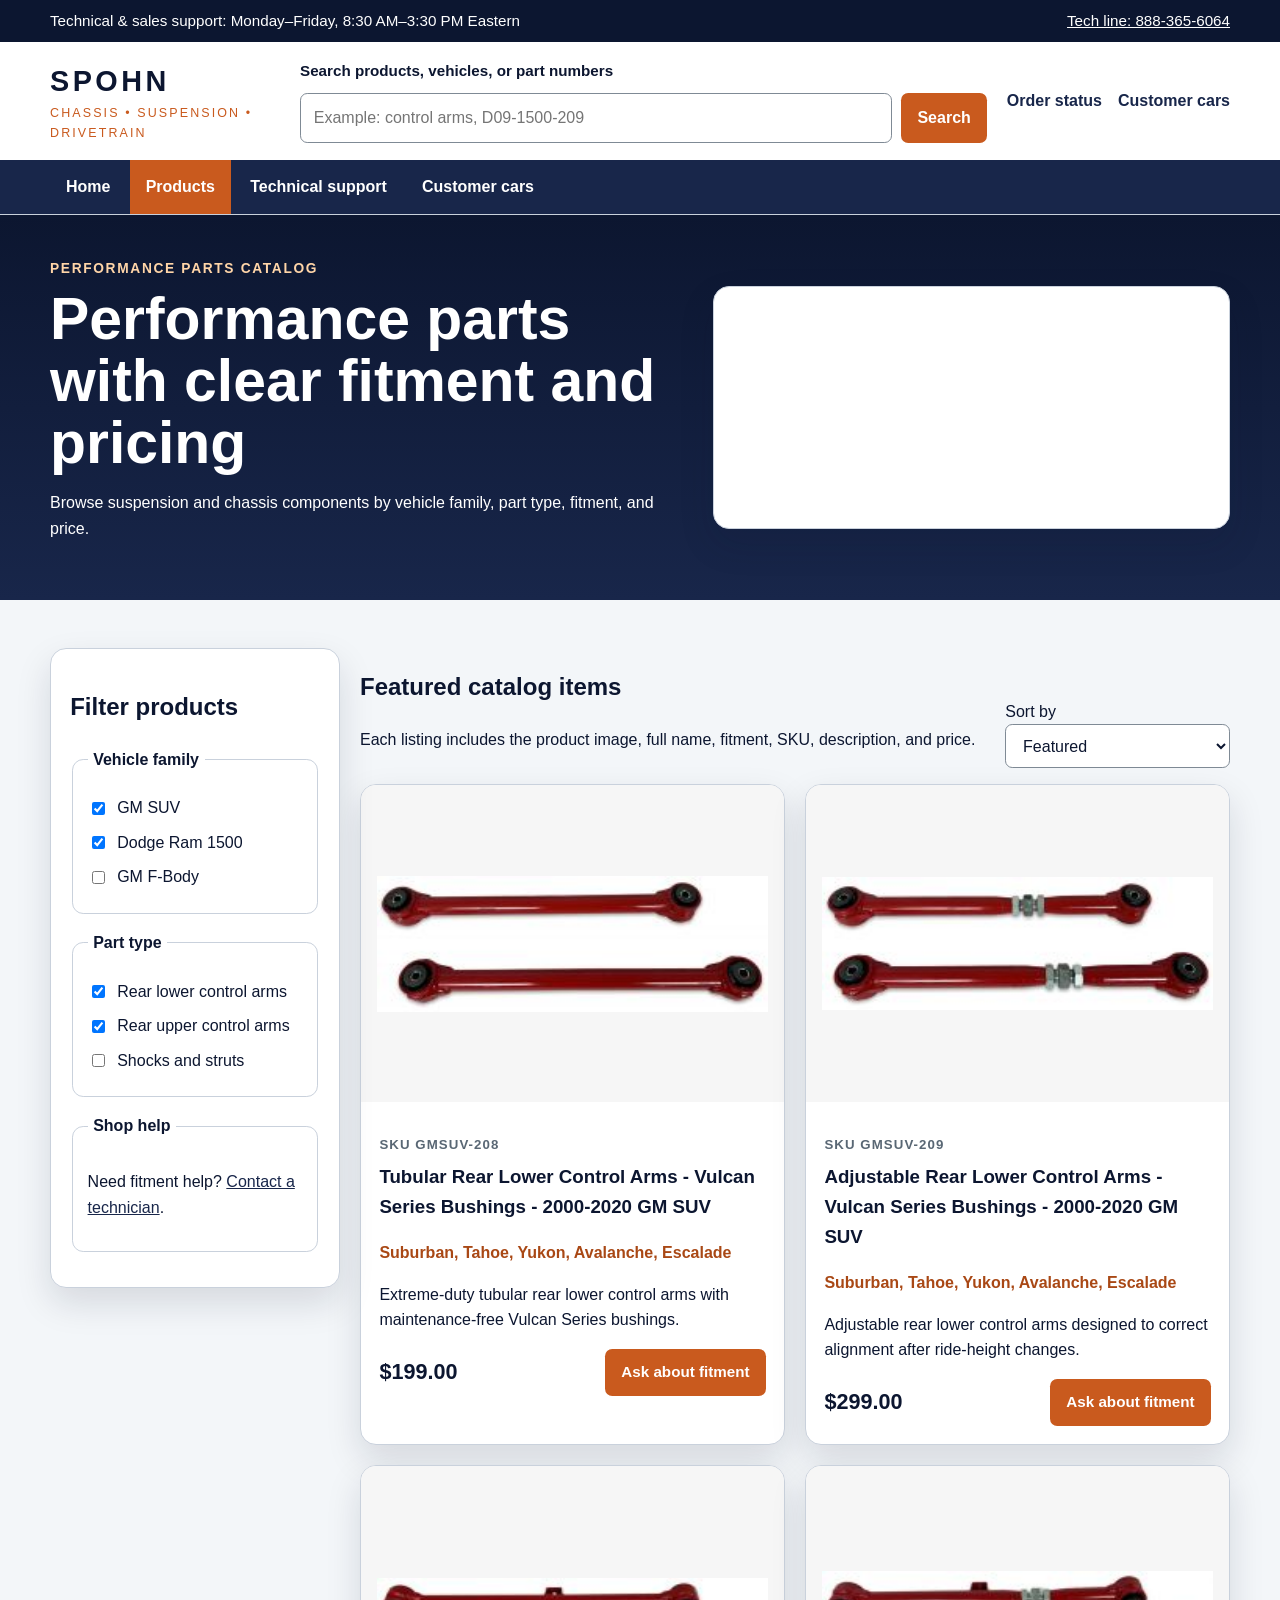
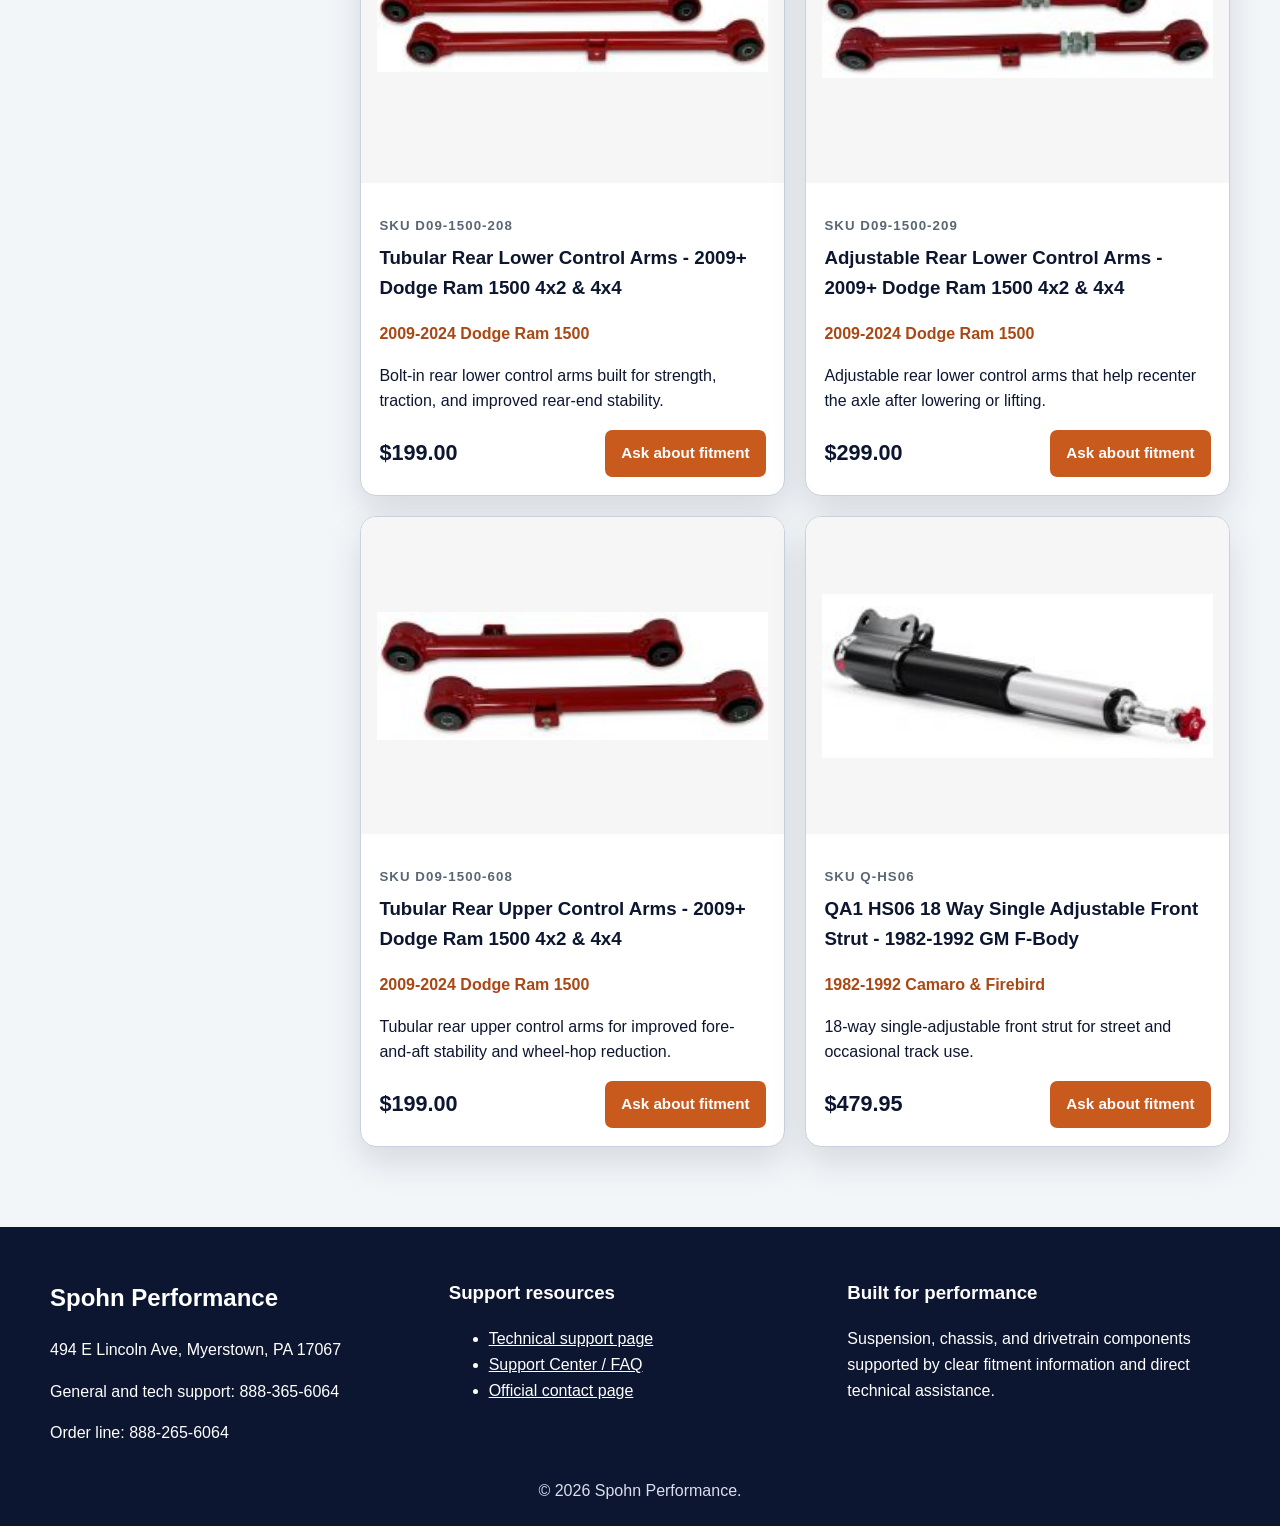
<file: ATLS3519-640F FINAL PROJECT | Gailitis/products.html>
<!DOCTYPE html>
<html lang="en">
<head>
  <meta charset="utf-8">
  <meta name="viewport" content="width=device-width, initial-scale=1">
  <title>Spohn Performance | Products</title>
  <link rel="stylesheet" href="style.css">
  <script src="script.js" defer></script>
</head>
<body>
<a class="skip-link" href="#main-content">Skip to main content</a>
<div class="utility-bar">
  <div class="container utility-inner">
    <p>Technical &amp; sales support: Monday–Friday, 8:30 AM–3:30 PM Eastern</p>
    <p><a href="support.html">Tech line: 888-365-6064</a></p>
  </div>
</div>
<header class="site-header">
  <div class="container header-inner">
    <a class="brand" href="index.html">
      <span class="brand-mark">SPOHN</span>
      <span class="brand-sub">chassis • suspension • drivetrain</span>
    </a>
    <form class="search-form" action="products.html" method="get">
      <label for="site-search">Search products, vehicles, or part numbers</label>
      <input id="site-search" name="q" type="search" placeholder="Example: control arms, D09-1500-209">
      <button type="submit">Search</button>
    </form>
    <nav class="quick-links" aria-label="Account and cart">
      <a href="support.html#order-status">Order status</a>
      <a href="customer-cars.html">Customer cars</a>
    </nav>
  </div>
  <nav class="primary-nav" aria-label="Primary">
    <div class="container nav-inner">
      <a href="index.html" >Home</a>
      <a href="products.html" aria-current="page">Products</a>
      <a href="support.html" >Technical support</a>
      <a href="customer-cars.html" >Customer cars</a>
    </div>
  </nav>
</header>

<main id="main-content">
  <section class="subhero">
    <div class="container subhero-grid">
      <div>
        <p class="eyebrow">performance parts catalog</p>
        <h1>Performance parts with clear fitment and pricing</h1>
        <p>Browse suspension and chassis components by vehicle family, part type, fitment, and price.</p>
      </div>
      <aside class="summary-box">
        <h2>Featured search</h2>
        <p><strong>Vehicle:</strong> Dodge Ram 1500 and mixed featured inventory</p>
        <p><strong>Products shown:</strong> 6</p>
        <p><strong>Support:</strong> Fitment assistance is available before ordering</p>
      </aside>
    </div>
  </section>

  <section class="section">
    <div class="container results-layout">
      <form class="filters" action="products.html" method="get">
        <h2>Filter products</h2>
        <fieldset>
          <legend>Vehicle family</legend>
          <label class="checkbox-row"><input type="checkbox" checked> GM SUV</label>
          <label class="checkbox-row"><input type="checkbox" checked> Dodge Ram 1500</label>
          <label class="checkbox-row"><input type="checkbox"> GM F-Body</label>
        </fieldset>
        <fieldset>
          <legend>Part type</legend>
          <label class="checkbox-row"><input type="checkbox" checked> Rear lower control arms</label>
          <label class="checkbox-row"><input type="checkbox" checked> Rear upper control arms</label>
          <label class="checkbox-row"><input type="checkbox"> Shocks and struts</label>
        </fieldset>
        <fieldset>
          <legend>Shop help</legend>
          <p>Need fitment help? <a href="support.html">Contact a technician</a>.</p>
        </fieldset>
      </form>
      <div>
        <div class="results-top">
          <div>
            <h2>Featured catalog items</h2>
            <p>Each listing includes the product image, full name, fitment, SKU, description, and price.</p>
          </div>
          <div>
            <label for="sort">Sort by</label>
            <select id="sort" name="sort">
              <option>Featured</option>
              <option>Price: low to high</option>
              <option>Newest</option>
            </select>
          </div>
        </div>
        <div class="product-grid two-up">

          <article class="product-card product-result-card">
            <img src="assets/prod_gmsuv_tubular.png" alt="Tubular Rear Lower Control Arms - Vulcan Series Bushings - 2000-2020 GM SUV">
            <div class="card-body">
              <p class="sku">SKU GMSUV-208</p>
              <h3>Tubular Rear Lower Control Arms - Vulcan Series Bushings - 2000-2020 GM SUV</h3>
              <p class="fitment">Suburban, Tahoe, Yukon, Avalanche, Escalade</p>
              <p>Extreme-duty tubular rear lower control arms with maintenance-free Vulcan Series bushings.</p>
              <div class="price-row">
                <span class="price">$199.00</span>
                <a class="button small-button" href="support.html">Ask about fitment</a>
              </div>
            </div>
          </article>

          <article class="product-card product-result-card">
            <img src="assets/prod_gmsuv_adjustable.png" alt="Adjustable Rear Lower Control Arms - Vulcan Series Bushings - 2000-2020 GM SUV">
            <div class="card-body">
              <p class="sku">SKU GMSUV-209</p>
              <h3>Adjustable Rear Lower Control Arms - Vulcan Series Bushings - 2000-2020 GM SUV</h3>
              <p class="fitment">Suburban, Tahoe, Yukon, Avalanche, Escalade</p>
              <p>Adjustable rear lower control arms designed to correct alignment after ride-height changes.</p>
              <div class="price-row">
                <span class="price">$299.00</span>
                <a class="button small-button" href="support.html">Ask about fitment</a>
              </div>
            </div>
          </article>

          <article class="product-card product-result-card">
            <img src="assets/prod_ram_lower_tubular.png" alt="Tubular Rear Lower Control Arms - 2009+ Dodge Ram 1500 4x2 & 4x4">
            <div class="card-body">
              <p class="sku">SKU D09-1500-208</p>
              <h3>Tubular Rear Lower Control Arms - 2009+ Dodge Ram 1500 4x2 & 4x4</h3>
              <p class="fitment">2009-2024 Dodge Ram 1500</p>
              <p>Bolt-in rear lower control arms built for strength, traction, and improved rear-end stability.</p>
              <div class="price-row">
                <span class="price">$199.00</span>
                <a class="button small-button" href="support.html">Ask about fitment</a>
              </div>
            </div>
          </article>

          <article class="product-card product-result-card">
            <img src="assets/prod_ram_lower_adjustable.png" alt="Adjustable Rear Lower Control Arms - 2009+ Dodge Ram 1500 4x2 & 4x4">
            <div class="card-body">
              <p class="sku">SKU D09-1500-209</p>
              <h3>Adjustable Rear Lower Control Arms - 2009+ Dodge Ram 1500 4x2 & 4x4</h3>
              <p class="fitment">2009-2024 Dodge Ram 1500</p>
              <p>Adjustable rear lower control arms that help recenter the axle after lowering or lifting.</p>
              <div class="price-row">
                <span class="price">$299.00</span>
                <a class="button small-button" href="support.html">Ask about fitment</a>
              </div>
            </div>
          </article>

          <article class="product-card product-result-card">
            <img src="assets/prod_ram_upper_tubular.png" alt="Tubular Rear Upper Control Arms - 2009+ Dodge Ram 1500 4x2 & 4x4">
            <div class="card-body">
              <p class="sku">SKU D09-1500-608</p>
              <h3>Tubular Rear Upper Control Arms - 2009+ Dodge Ram 1500 4x2 & 4x4</h3>
              <p class="fitment">2009-2024 Dodge Ram 1500</p>
              <p>Tubular rear upper control arms for improved fore-and-aft stability and wheel-hop reduction.</p>
              <div class="price-row">
                <span class="price">$199.00</span>
                <a class="button small-button" href="support.html">Ask about fitment</a>
              </div>
            </div>
          </article>

          <article class="product-card product-result-card">
            <img src="assets/prod_qa1_strut.png" alt="QA1 HS06 18 Way Single Adjustable Front Strut - 1982-1992 GM F-Body">
            <div class="card-body">
              <p class="sku">SKU Q-HS06</p>
              <h3>QA1 HS06 18 Way Single Adjustable Front Strut - 1982-1992 GM F-Body</h3>
              <p class="fitment">1982-1992 Camaro & Firebird</p>
              <p>18-way single-adjustable front strut for street and occasional track use.</p>
              <div class="price-row">
                <span class="price">$479.95</span>
                <a class="button small-button" href="support.html">Ask about fitment</a>
              </div>
            </div>
          </article>

        </div>
      </div>
    </div>
  </section>
</main>

<footer class="site-footer">
  <div class="container footer-grid">
    <section>
      <h2>Spohn Performance</h2>
      <p>494 E Lincoln Ave, Myerstown, PA 17067</p>
      <p>General and tech support: 888-365-6064</p>
      <p>Order line: 888-265-6064</p>
    </section>
    <section>
      <h3>Support resources</h3>
      <ul>
        <li><a href="support.html">Technical support page</a></li>
        <li><a href="https://support.spohn.net/" target="_blank" rel="noopener">Support Center / FAQ</a></li>
        <li><a href="https://www.spohn.net/contact/" target="_blank" rel="noopener">Official contact page</a></li>
      </ul>
    </section>
    <section>
      <h3>Built for performance</h3>
      <p>Suspension, chassis, and drivetrain components supported by clear fitment information and direct technical assistance.</p>
    </section>
  </div>
  <p class="copyright">&copy; <span class="current-year"></span> Spohn Performance.</p>
</footer>
</body>
</html>
</file>
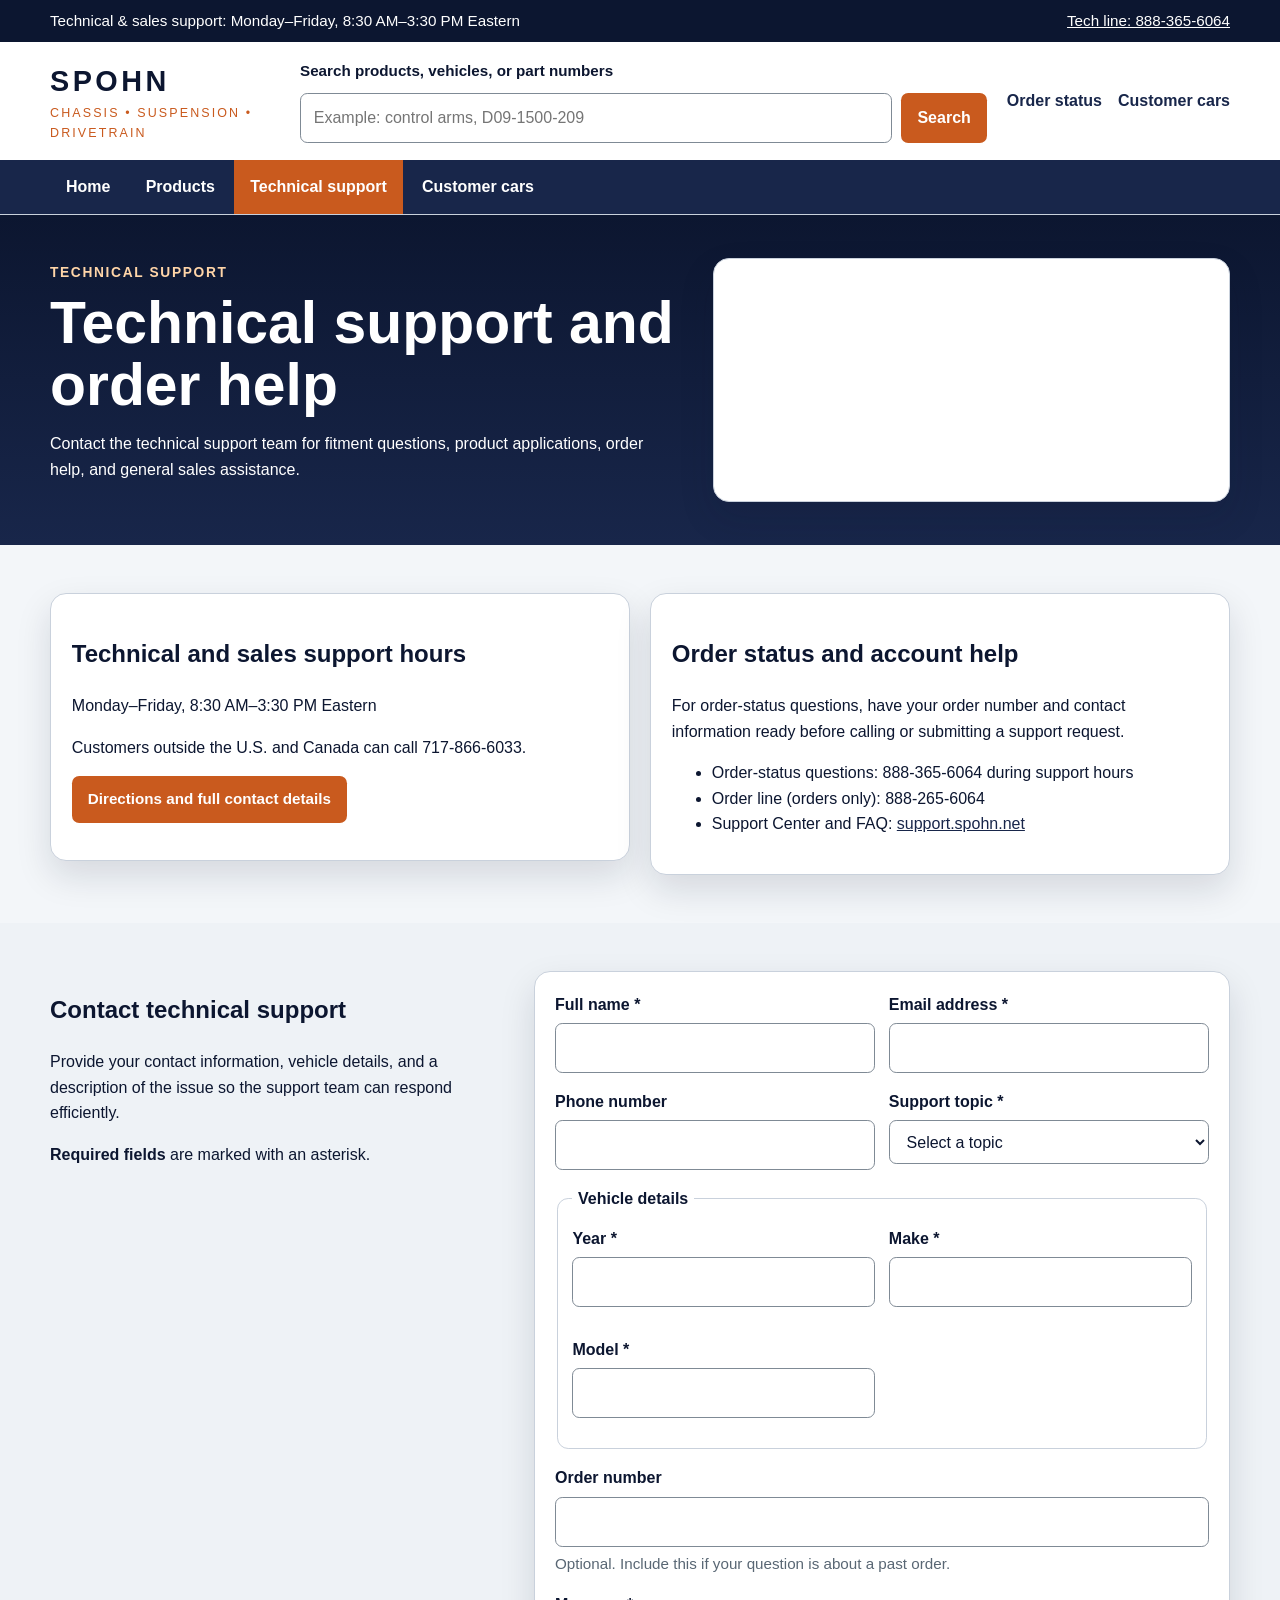
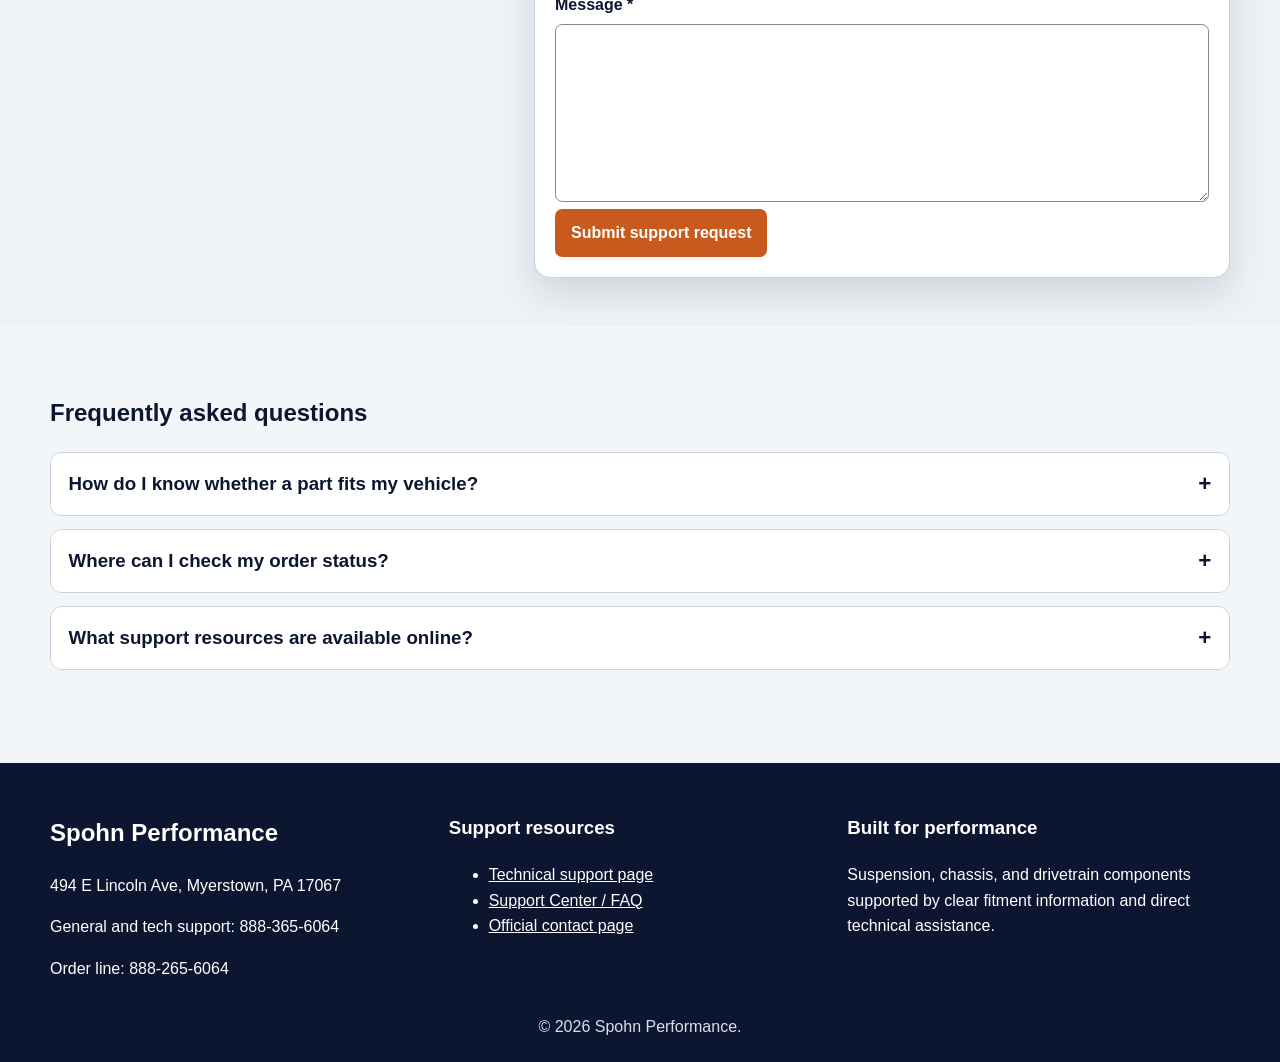
<file: ATLS3519-640F FINAL PROJECT | Gailitis/support.html>
<!DOCTYPE html>
<html lang="en">
<head>
  <meta charset="utf-8">
  <meta name="viewport" content="width=device-width, initial-scale=1">
  <title>Spohn Performance | Technical Support</title>
  <link rel="stylesheet" href="style.css">
  <script src="script.js" defer></script>
</head>
<body>
<a class="skip-link" href="#main-content">Skip to main content</a>
<div class="utility-bar">
  <div class="container utility-inner">
    <p>Technical &amp; sales support: Monday–Friday, 8:30 AM–3:30 PM Eastern</p>
    <p><a href="support.html">Tech line: 888-365-6064</a></p>
  </div>
</div>
<header class="site-header">
  <div class="container header-inner">
    <a class="brand" href="index.html">
      <span class="brand-mark">SPOHN</span>
      <span class="brand-sub">chassis • suspension • drivetrain</span>
    </a>
    <form class="search-form" action="products.html" method="get">
      <label for="site-search">Search products, vehicles, or part numbers</label>
      <input id="site-search" name="q" type="search" placeholder="Example: control arms, D09-1500-209">
      <button type="submit">Search</button>
    </form>
    <nav class="quick-links" aria-label="Account and cart">
      <a href="support.html#order-status">Order status</a>
      <a href="customer-cars.html">Customer cars</a>
    </nav>
  </div>
  <nav class="primary-nav" aria-label="Primary">
    <div class="container nav-inner">
      <a href="index.html" >Home</a>
      <a href="products.html" >Products</a>
      <a href="support.html" aria-current="page">Technical support</a>
      <a href="customer-cars.html" >Customer cars</a>
    </div>
  </nav>
</header>

<main id="main-content">
  <section class="subhero">
    <div class="container subhero-grid">
      <div>
        <p class="eyebrow">technical support</p>
        <h1>Technical support and order help</h1>
        <p>Contact the technical support team for fitment questions, product applications, order help, and general sales assistance.</p>
      </div>
      <aside class="summary-box">
        <h2>Contact summary</h2>
        <p><strong>Address:</strong> 494 E Lincoln Ave, Myerstown, PA 17067</p>
        <p><strong>Tech line:</strong> 888-365-6064</p>
        <p><strong>Order line:</strong> 888-265-6064</p>
      </aside>
    </div>
  </section>

  <section class="section">
    <div class="container info-grid">
      <article class="info-card">
        <h2>Technical and sales support hours</h2>
        <p>Monday–Friday, 8:30 AM–3:30 PM Eastern</p>
        <p>Customers outside the U.S. and Canada can call 717-866-6033.</p>
        <p><a class="button small-button" href="https://www.spohn.net/contact/" target="_blank" rel="noopener">Directions and full contact details</a></p>
      </article>
      <article class="info-card" id="order-status">
        <h2>Order status and account help</h2>
        <p>For order-status questions, have your order number and contact information ready before calling or submitting a support request.</p>
        <ul>
          <li>Order-status questions: 888-365-6064 during support hours</li>
          <li>Order line (orders only): 888-265-6064</li>
          <li>Support Center and FAQ: <a href="https://support.spohn.net/" target="_blank" rel="noopener">support.spohn.net</a></li>
        </ul>
      </article>
    </div>
  </section>

  <section class="section alt-section">
    <div class="container form-layout">
      <div>
        <h2>Contact technical support</h2>
        <p>Provide your contact information, vehicle details, and a description of the issue so the support team can respond efficiently.</p>
        <p><strong>Required fields</strong> are marked with an asterisk.</p>
      </div>
      <form class="support-form" id="support-form" data-validate novalidate>
        <div id="form-errors" class="error-summary" role="alert" aria-live="assertive" hidden></div>
        <div id="form-success" class="success-message" hidden>Thank you. Your support request has been received.</div>
        <div class="field-row">
          <div>
            <label for="full-name">Full name <span aria-hidden="true">*</span></label>
            <input id="full-name" name="full-name" type="text" required>
          </div>
          <div>
            <label for="email">Email address <span aria-hidden="true">*</span></label>
            <input id="email" name="email" type="email" required>
          </div>
        </div>
        <div class="field-row">
          <div>
            <label for="phone">Phone number</label>
            <input id="phone" name="phone" type="tel">
          </div>
          <div>
            <label for="topic">Support topic <span aria-hidden="true">*</span></label>
            <select id="topic" name="topic" required>
              <option value="">Select a topic</option>
              <option>Fitment question</option>
              <option>Technical support</option>
              <option>Order status</option>
              <option>General sales question</option>
            </select>
          </div>
        </div>
        <fieldset>
          <legend>Vehicle details</legend>
          <div class="field-row">
            <div>
              <label for="vehicle-year">Year <span aria-hidden="true">*</span></label>
              <input id="vehicle-year" name="vehicle-year" type="text" required>
            </div>
            <div>
              <label for="vehicle-make">Make <span aria-hidden="true">*</span></label>
              <input id="vehicle-make" name="vehicle-make" type="text" required>
            </div>
            <div>
              <label for="vehicle-model">Model <span aria-hidden="true">*</span></label>
              <input id="vehicle-model" name="vehicle-model" type="text" required>
            </div>
          </div>
        </fieldset>
        <div>
          <label for="order-number">Order number</label>
          <input id="order-number" name="order-number" type="text" aria-describedby="order-hint">
          <p id="order-hint" class="hint">Optional. Include this if your question is about a past order.</p>
        </div>
        <div>
          <label for="message">Message <span aria-hidden="true">*</span></label>
          <textarea id="message" name="message" rows="6" required></textarea>
        </div>
        <button type="submit">Submit support request</button>
      </form>
    </div>
  </section>

  <section class="section">
    <div class="container">
      <h2>Frequently asked questions</h2>
      <div class="accordion" data-accordion>
        <div class="accordion-item">
          <h3><button type="button" aria-expanded="false" aria-controls="faq1" id="faq1-button">How do I know whether a part fits my vehicle?</button></h3>
          <div id="faq1" role="region" aria-labelledby="faq1-button" hidden>
            <p>Use the year / make / model path first, then contact technical support with any suspension changes or special configurations before ordering.</p>
          </div>
        </div>
        <div class="accordion-item">
          <h3><button type="button" aria-expanded="false" aria-controls="faq2" id="faq2-button">Where can I check my order status?</button></h3>
          <div id="faq2" role="region" aria-labelledby="faq2-button" hidden>
            <p>Call 888-365-6064 during support hours or submit the form above with your order number and contact information.</p>
          </div>
        </div>
        <div class="accordion-item">
          <h3><button type="button" aria-expanded="false" aria-controls="faq3" id="faq3-button">What support resources are available online?</button></h3>
          <div id="faq3" role="region" aria-labelledby="faq3-button" hidden>
            <p>Use the Support Center, FAQ / knowledgebase, live chat, or the technical support form above.</p>
          </div>
        </div>
      </div>
    </div>
  </section>
</main>

<footer class="site-footer">
  <div class="container footer-grid">
    <section>
      <h2>Spohn Performance</h2>
      <p>494 E Lincoln Ave, Myerstown, PA 17067</p>
      <p>General and tech support: 888-365-6064</p>
      <p>Order line: 888-265-6064</p>
    </section>
    <section>
      <h3>Support resources</h3>
      <ul>
        <li><a href="support.html">Technical support page</a></li>
        <li><a href="https://support.spohn.net/" target="_blank" rel="noopener">Support Center / FAQ</a></li>
        <li><a href="https://www.spohn.net/contact/" target="_blank" rel="noopener">Official contact page</a></li>
      </ul>
    </section>
    <section>
      <h3>Built for performance</h3>
      <p>Suspension, chassis, and drivetrain components supported by clear fitment information and direct technical assistance.</p>
    </section>
  </div>
  <p class="copyright">&copy; <span class="current-year"></span> Spohn Performance.</p>
</footer>
</body>
</html>
</file>
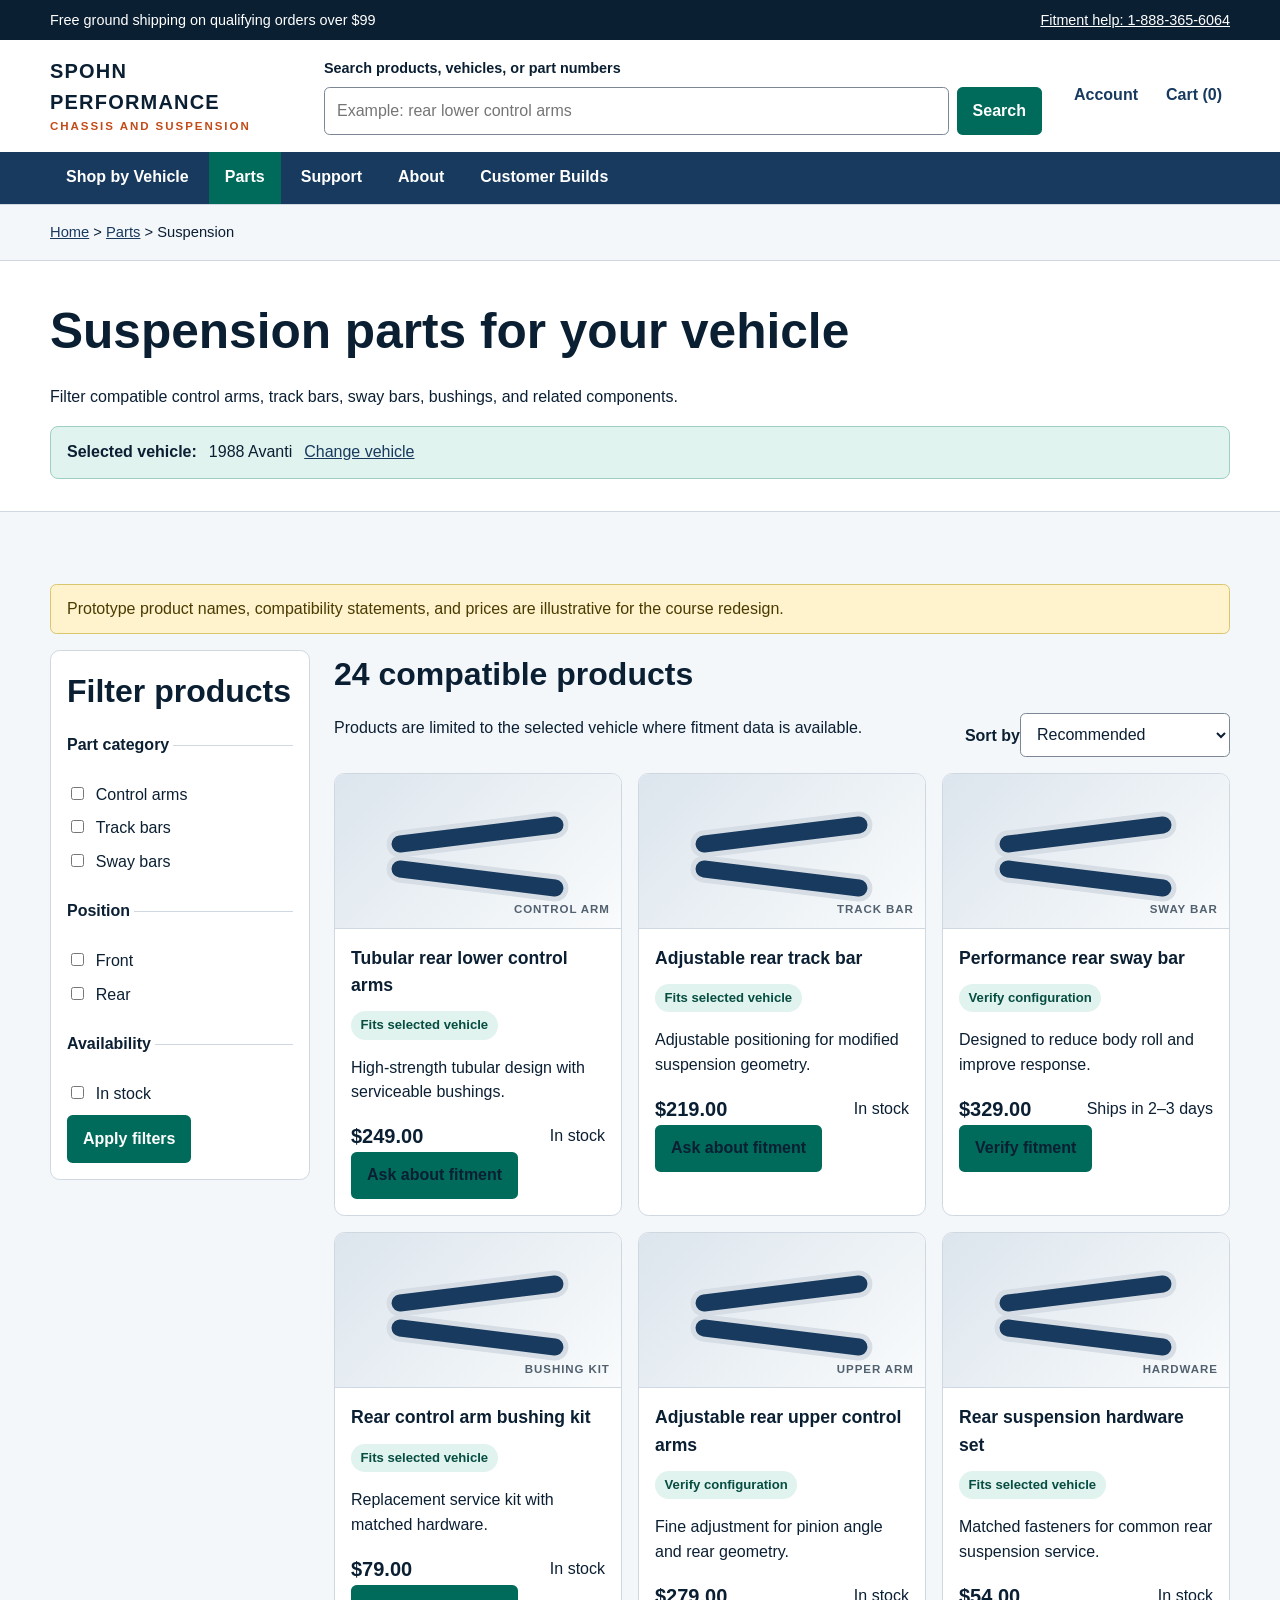
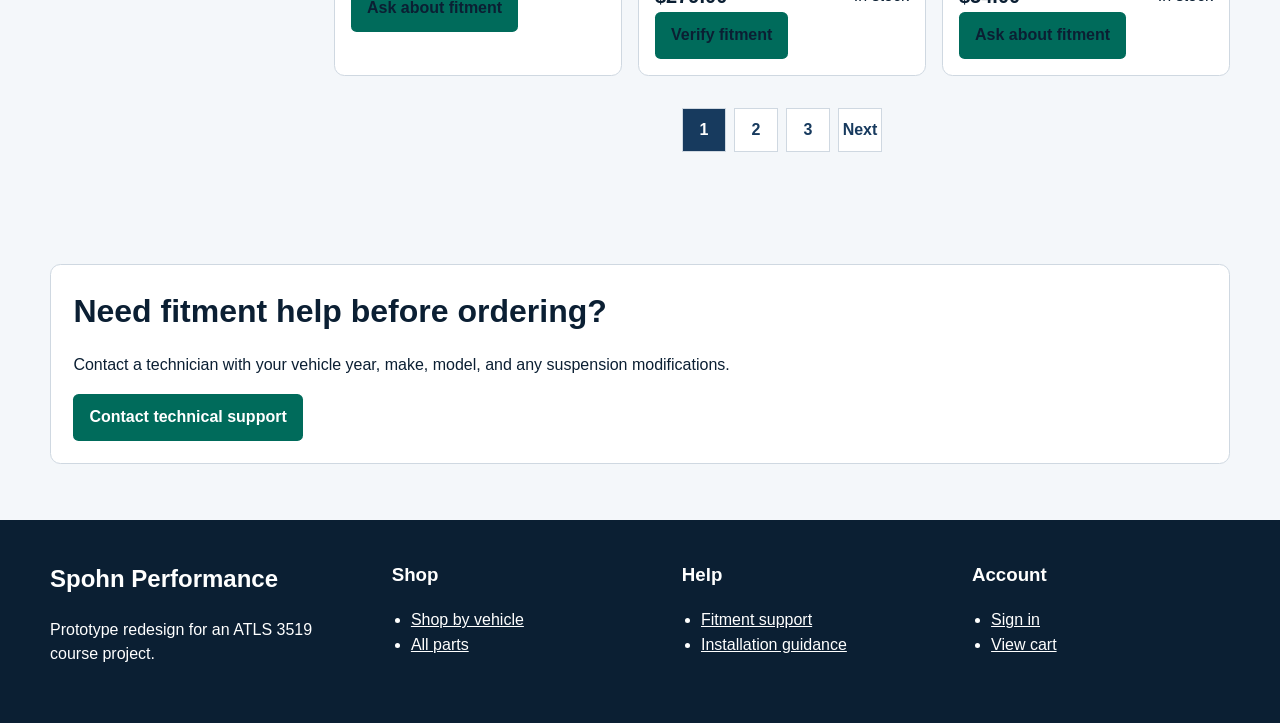
<file: final_project_part2/products.html>
<!DOCTYPE html>
<html lang="en">
<head>
  <meta charset="utf-8">
  <meta name="viewport" content="width=device-width, initial-scale=1">
  <title>Suspension Parts | Spohn Performance Redesign</title>
  <link rel="stylesheet" href="style.css">
</head>
<body>
  <a class="skip-link" href="#main-content">Skip to main content</a>
  <div class="utility-bar">
    <div class="utility-inner">
      <span>Free ground shipping on qualifying orders over $99</span>
      <a href="#support">Fitment help: 1-888-365-6064</a>
    </div>
  </div>
  <header class="site-header">
    <div class="header-inner">
      <a class="brand" href="index.html">SPOHN PERFORMANCE<span>CHASSIS AND SUSPENSION</span></a>
      <form class="search-form" action="products.html" method="get">
        <label for="site-search">Search products, vehicles, or part numbers</label>
        <input id="site-search" name="q" type="search" placeholder="Example: rear lower control arms">
        <button type="submit">Search</button>
      </form>
      <div class="header-actions"><a href="#account">Account</a><a href="#cart">Cart (0)</a></div>
    </div>
    <nav class="primary-nav" aria-label="Primary navigation">
      <div class="nav-inner">
        <a href="index.html#vehicle">Shop by Vehicle</a>
        <a href="products.html" aria-current="page">Parts</a>
        <a href="#support">Support</a>
        <a href="index.html#about">About</a>
        <a href="index.html#builds">Customer Builds</a>
      </div>
    </nav>
  </header>
  <main id="main-content">
    <div class="container breadcrumbs" aria-label="Breadcrumb"><a href="index.html">Home</a> &gt; <a href="products.html">Parts</a> &gt; Suspension</div>
    <section class="page-heading">
      <div class="container">
        <h1>Suspension parts for your vehicle</h1>
        <p>Filter compatible control arms, track bars, sway bars, bushings, and related components.</p>
        <div class="selected-vehicle"><strong>Selected vehicle:</strong> 1988 Avanti <a href="index.html#vehicle">Change vehicle</a></div>
      </div>
    </section>
    <section class="section">
      <div class="container">
        <p class="prototype-note">Prototype product names, compatibility statements, and prices are illustrative for the course redesign.</p>
        <div class="results-layout">
          <form class="filters" action="products.html" method="get">
            <h2>Filter products</h2>
            <fieldset>
              <legend>Part category</legend>
              <label class="checkbox-row"><input type="checkbox" name="category" value="control-arms"> Control arms</label>
              <label class="checkbox-row"><input type="checkbox" name="category" value="track-bars"> Track bars</label>
              <label class="checkbox-row"><input type="checkbox" name="category" value="sway-bars"> Sway bars</label>
            </fieldset>
            <fieldset>
              <legend>Position</legend>
              <label class="checkbox-row"><input type="checkbox" name="position" value="front"> Front</label>
              <label class="checkbox-row"><input type="checkbox" name="position" value="rear"> Rear</label>
            </fieldset>
            <fieldset>
              <legend>Availability</legend>
              <label class="checkbox-row"><input type="checkbox" name="stock" value="in-stock"> In stock</label>
            </fieldset>
            <button type="submit">Apply filters</button>
          </form>
          <div>
            <div class="results-top">
              <div><h2>24 compatible products</h2><p>Products are limited to the selected vehicle where fitment data is available.</p></div>
              <div><label for="sort">Sort by</label><select id="sort" name="sort"><option>Recommended</option><option>Price: low to high</option><option>Newest</option></select></div>
            </div>
            <div class="product-grid">
              <article class="product-card" id="product-one"><div class="part-visual" aria-hidden="true"><span class="visual-label">CONTROL ARM</span></div><div class="card-body"><h3>Tubular rear lower control arms</h3><span class="fitment">Fits selected vehicle</span><p>High-strength tubular design with serviceable bushings.</p><div class="stock-row"><span class="price">$249.00</span><span>In stock</span></div><a class="button" href="#support">Ask about fitment</a></div></article>
              <article class="product-card" id="product-two"><div class="part-visual" aria-hidden="true"><span class="visual-label">TRACK BAR</span></div><div class="card-body"><h3>Adjustable rear track bar</h3><span class="fitment">Fits selected vehicle</span><p>Adjustable positioning for modified suspension geometry.</p><div class="stock-row"><span class="price">$219.00</span><span>In stock</span></div><a class="button" href="#support">Ask about fitment</a></div></article>
              <article class="product-card" id="product-three"><div class="part-visual" aria-hidden="true"><span class="visual-label">SWAY BAR</span></div><div class="card-body"><h3>Performance rear sway bar</h3><span class="fitment">Verify configuration</span><p>Designed to reduce body roll and improve response.</p><div class="stock-row"><span class="price">$329.00</span><span>Ships in 2–3 days</span></div><a class="button" href="#support">Verify fitment</a></div></article>
              <article class="product-card"><div class="part-visual" aria-hidden="true"><span class="visual-label">BUSHING KIT</span></div><div class="card-body"><h3>Rear control arm bushing kit</h3><span class="fitment">Fits selected vehicle</span><p>Replacement service kit with matched hardware.</p><div class="stock-row"><span class="price">$79.00</span><span>In stock</span></div><a class="button" href="#support">Ask about fitment</a></div></article>
              <article class="product-card"><div class="part-visual" aria-hidden="true"><span class="visual-label">UPPER ARM</span></div><div class="card-body"><h3>Adjustable rear upper control arms</h3><span class="fitment">Verify configuration</span><p>Fine adjustment for pinion angle and rear geometry.</p><div class="stock-row"><span class="price">$279.00</span><span>In stock</span></div><a class="button" href="#support">Verify fitment</a></div></article>
              <article class="product-card"><div class="part-visual" aria-hidden="true"><span class="visual-label">HARDWARE</span></div><div class="card-body"><h3>Rear suspension hardware set</h3><span class="fitment">Fits selected vehicle</span><p>Matched fasteners for common rear suspension service.</p><div class="stock-row"><span class="price">$54.00</span><span>In stock</span></div><a class="button" href="#support">Ask about fitment</a></div></article>
            </div>
            <nav class="pagination" aria-label="Product result pages"><a href="products.html" aria-current="page">1</a><a href="products.html?page=2">2</a><a href="products.html?page=3">3</a><a href="products.html?page=2">Next</a></nav>
          </div>
        </div>
      </div>
    </section>
    <section class="section" id="support" aria-labelledby="support-title">
      <div class="container support-card"><h2 id="support-title">Need fitment help before ordering?</h2><p>Contact a technician with your vehicle year, make, model, and any suspension modifications.</p><a class="button" href="mailto:support@example.com">Contact technical support</a></div>
    </section>
  </main>
  <footer class="site-footer">
    <div class="container footer-grid">
      <section><h2>Spohn Performance</h2><p>Prototype redesign for an ATLS 3519 course project.</p></section>
      <section><h3>Shop</h3><ul><li><a href="index.html#vehicle">Shop by vehicle</a></li><li><a href="products.html">All parts</a></li></ul></section>
      <section><h3>Help</h3><ul><li><a href="#support">Fitment support</a></li><li id="installation"><a href="#support">Installation guidance</a></li></ul></section>
      <section id="account"><h3>Account</h3><ul><li><a href="products.html#account">Sign in</a></li><li id="cart"><a href="products.html#cart">View cart</a></li></ul></section>
    </div>
  </footer>
</body>
</html>
</file>
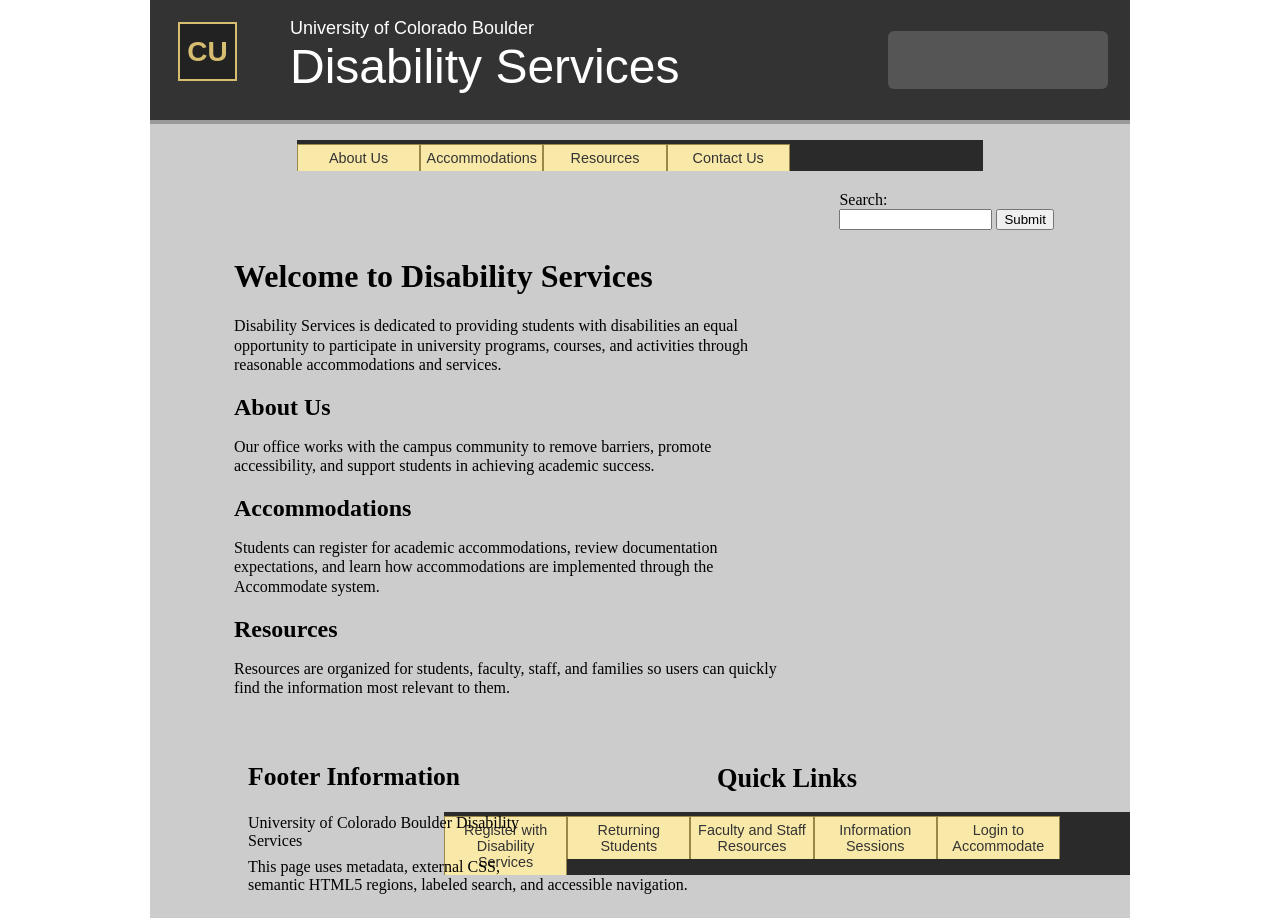
<file: Lab5_ATLS_3519-640F/DSredesign-lab5.html>
<!DOCTYPE html>
<html lang="en">
<head>
<meta charset="utf-8" />
<title>CU Boulder Disability Services Redesign</title>
<meta name="description" content="A redesigned Disability Services homepage for CU Boulder with accessible navigation, search, accommodations information, and quick links." />
<meta name="keywords" content="CU Boulder, Disability Services, accessibility, accommodations, ADA, Accommodate Portal, academic accommodations, student resources, faculty resources" />
<link href="DSRedesign.css" rel="stylesheet" type="text/css" media="screen" />
</head>

<body>
<div id="wrapper">

<header role="banner">
<div id="cu-mark">CU</div>
<div id="banner-title">
<p>University of Colorado Boulder</p>
<h1>Disability Services</h1>
</div>
<div id="banner-box"></div>
</header>

<nav role="navigation" aria-label="Main navigation">
<ul>
<li><a href="#about">About Us</a></li>
<li><a href="#accommodations">Accommodations</a></li>
<li><a href="#resources">Resources</a></li>
<li><a href="#contact">Contact Us</a></li>
</ul>
</nav>

<div id="search-area" role="search">
<form action="search.php" method="post" id="searchinput" role="search">
<label for="search">Search:</label>
<input id="search" type="text" name="searchfield" />
<input type="submit" value="Submit" />
</form>
</div>

<main role="main">
<h1>Welcome to Disability Services</h1>

<p>Disability Services is dedicated to providing students with disabilities an equal opportunity to participate in university programs, courses, and activities through reasonable accommodations and services.</p>

<section id="about">
<h2>About Us</h2>
<p>Our office works with the campus community to remove barriers, promote accessibility, and support students in achieving academic success.</p>
</section>

<section id="accommodations">
<h2>Accommodations</h2>
<p>Students can register for academic accommodations, review documentation expectations, and learn how accommodations are implemented through the Accommodate system.</p>
</section>

<section id="resources">
<h2>Resources</h2>
<p>Resources are organized for students, faculty, staff, and families so users can quickly find the information most relevant to them.</p>
</section>
</main>

<nav role="navigation" class="quicklinks" aria-label="Quick links">
<h2>Quick Links</h2>
<ul>
<li><a href="#accommodations">Register with Disability Services</a></li>
<li><a href="#accommodations">Returning Students</a></li>
<li><a href="#resources">Faculty and Staff Resources</a></li>
<li><a href="#resources">Information Sessions</a></li>
<li><a href="#accommodations">Login to Accommodate</a></li>
</ul>
</nav>

<footer role="contentinfo">
<h2>Footer Information</h2>
<p>University of Colorado Boulder Disability Services</p>
<p>This page uses metadata, external CSS, semantic HTML5 regions, labeled search, and accessible navigation.</p>
</footer>

</div>
</body>
</html>
</file>
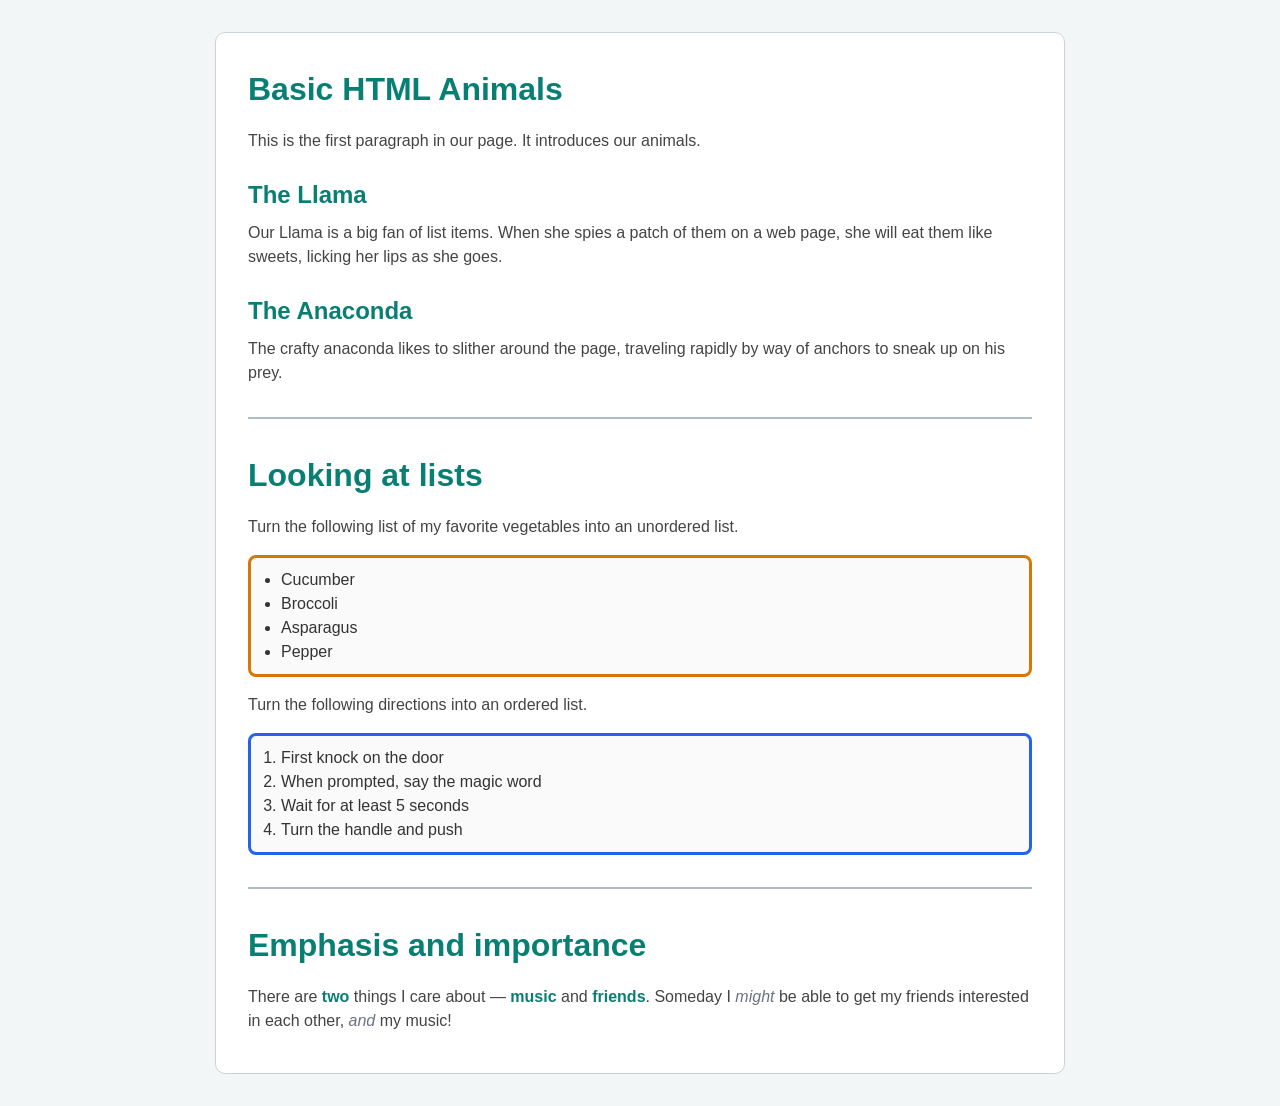
<file: lab7/lab7.html>
<!DOCTYPE html>
<html lang="en">
<head>
  <meta charset="utf-8">
  <meta name="viewport" content="width=device-width, initial-scale=1">
  <title>Lab 7</title>
  <link rel="stylesheet" href="lab7.css">
</head>
<body>
  <main>
    <section>
      <h1>Basic HTML Animals</h1>
      <p>This is the first paragraph in our page. It introduces our animals.</p>

      <h2>The Llama</h2>
      <p>Our Llama is a big fan of list items. When she spies a patch of them on a web page, she will eat them like sweets, licking her lips as she goes.</p>

      <h2>The Anaconda</h2>
      <p>The crafty anaconda likes to slither around the page, traveling rapidly by way of anchors to sneak up on his prey.</p>
    </section>

    <hr>

    <section>
      <h1>Looking at lists</h1>
      <p>Turn the following list of my favorite vegetables into an unordered list.</p>

      <ul>
        <li>Cucumber</li>
        <li>Broccoli</li>
        <li>Asparagus</li>
        <li>Pepper</li>
      </ul>

      <p>Turn the following directions into an ordered list.</p>

      <ol>
        <li>First knock on the door</li>
        <li>When prompted, say the magic word</li>
        <li>Wait for at least 5 seconds</li>
        <li>Turn the handle and push</li>
      </ol>
    </section>

    <hr>

    <section>
      <h1>Emphasis and importance</h1>
      <p>There are <strong>two</strong> things I care about — <strong>music</strong> and <strong>friends</strong>. Someday I <em>might</em> be able to get my friends interested in each other, <em>and</em> my music!</p>
    </section>
  </main>
</body>
</html>
</file>
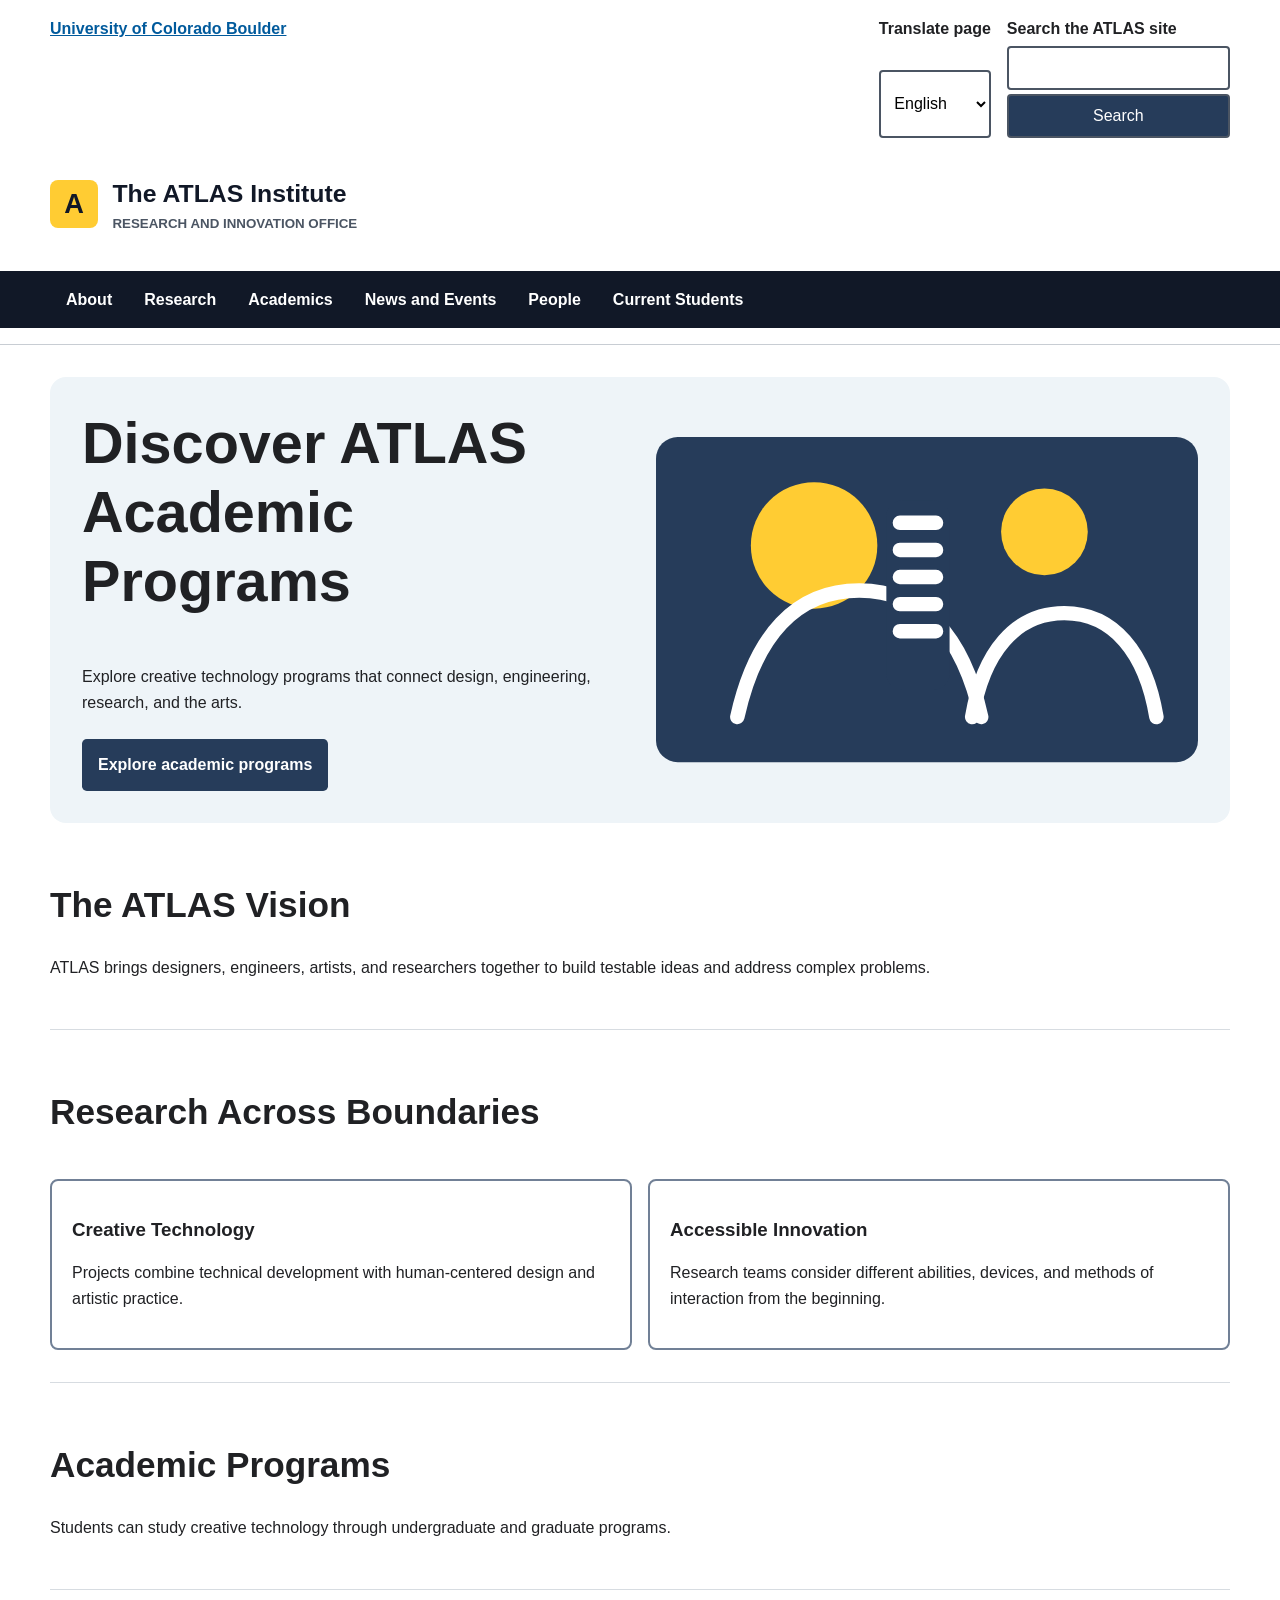
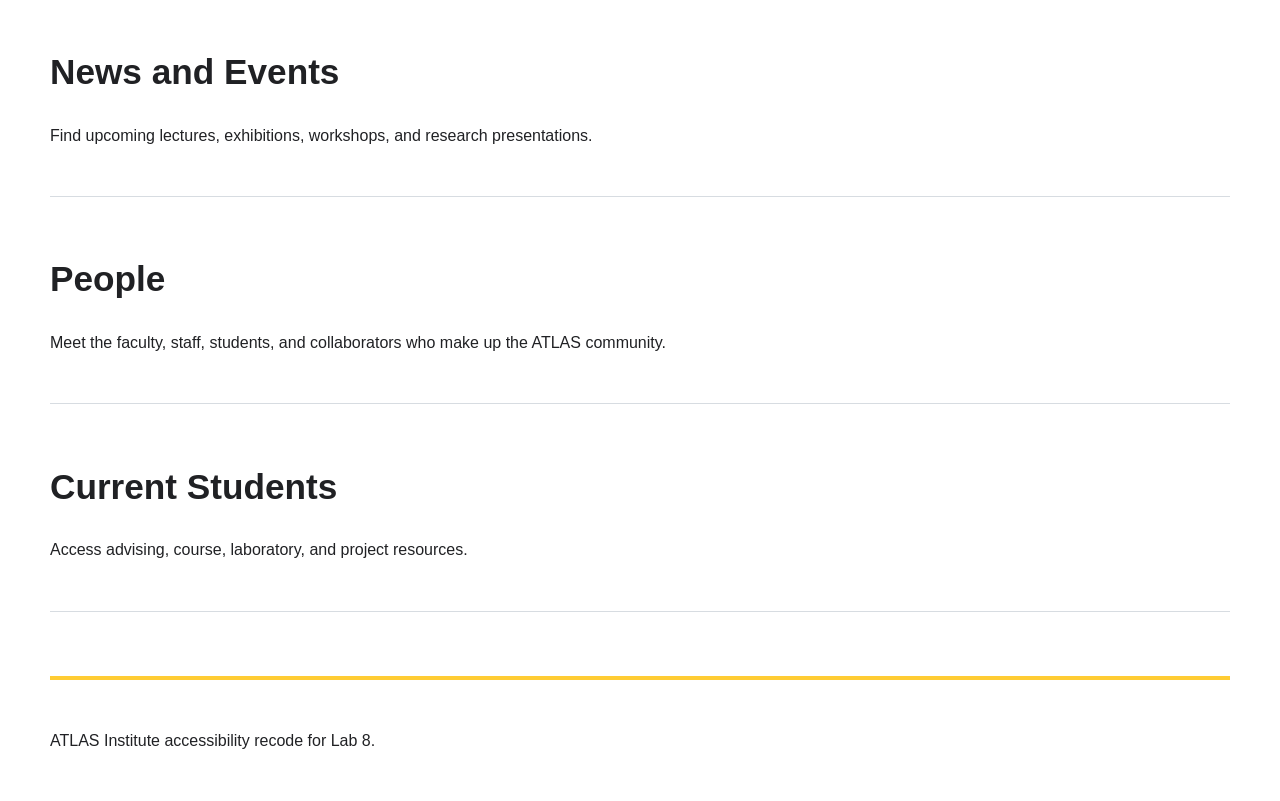
<file: lab8-ATLS3519-640F/lab8.html>
<!DOCTYPE html>
<html lang="en">
<head>
  <meta charset="utf-8">
  <meta name="viewport" content="width=device-width, initial-scale=1">
  <title>ATLAS Institute Accessibility Recode</title>
  <link rel="stylesheet" href="lab8.css">
</head>
<body>
  <a class="skip-link" href="#main-content">Skip to main content</a>

  <header class="site-header">
    <div class="utility-bar">
      <a class="university-link" href="https://www.colorado.edu/">University of Colorado Boulder</a>
      <form class="utility-controls" action="#" method="get">
        <div class="control-group">
          <label for="language">Translate page</label>
          <select id="language" name="language">
            <option value="en">English</option>
            <option value="es">Spanish</option>
            <option value="fr">French</option>
          </select>
        </div>
        <div class="control-group">
          <label for="site-search">Search the ATLAS site</label>
          <input id="site-search" name="q" type="search">
          <button type="submit">Search</button>
        </div>
      </form>
    </div>

    <div class="brand-row">
      <a class="brand" href="#main-content" aria-label="ATLAS Institute home">
        <span class="brand-mark" aria-hidden="true">A</span>
        <span>
          <strong>The ATLAS Institute</strong>
          <small>Research and Innovation Office</small>
        </span>
      </a>
    </div>

    <nav aria-label="Primary navigation">
      <ul class="primary-nav">
        <li><a href="#about">About</a></li>
        <li><a href="#research">Research</a></li>
        <li><a href="#academics">Academics</a></li>
        <li><a href="#news">News and Events</a></li>
        <li><a href="#people">People</a></li>
        <li><a href="#students">Current Students</a></li>
      </ul>
    </nav>
  </header>

  <main id="main-content" tabindex="-1">
    <section class="hero" aria-labelledby="page-title">
      <div class="hero-copy">
        <h1 id="page-title">Discover ATLAS Academic Programs</h1>
        <p>Explore creative technology programs that connect design, engineering, research, and the arts.</p>
        <a class="button-link" href="#academics">Explore academic programs</a>
      </div>
      <svg class="hero-art" viewBox="0 0 600 360" role="img" aria-labelledby="hero-title hero-description">
        <title id="hero-title">Students collaborating on a creative technology project</title>
        <desc id="hero-description">An abstract illustration of two students working beside a large experimental display.</desc>
        <rect width="600" height="360" rx="24"></rect>
        <circle cx="175" cy="120" r="70"></circle>
        <circle cx="430" cy="105" r="48"></circle>
        <path d="M90 310c20-90 65-140 135-140s115 50 135 140"></path>
        <path d="M350 310c12-72 48-115 102-115s90 43 102 115"></path>
        <rect x="255" y="70" width="70" height="210" rx="18"></rect>
        <path d="M270 95h40M270 125h40M270 155h40M270 185h40M270 215h40"></path>
      </svg>
    </section>

    <section id="about" class="content-section">
      <h2>The ATLAS Vision</h2>
      <p>ATLAS brings designers, engineers, artists, and researchers together to build testable ideas and address complex problems.</p>
    </section>

    <section id="research" class="content-section cards" aria-labelledby="research-heading">
      <h2 id="research-heading">Research Across Boundaries</h2>
      <article>
        <h3>Creative Technology</h3>
        <p>Projects combine technical development with human-centered design and artistic practice.</p>
      </article>
      <article>
        <h3>Accessible Innovation</h3>
        <p>Research teams consider different abilities, devices, and methods of interaction from the beginning.</p>
      </article>
    </section>

    <section id="academics" class="content-section">
      <h2>Academic Programs</h2>
      <p>Students can study creative technology through undergraduate and graduate programs.</p>
    </section>

    <section id="news" class="content-section">
      <h2>News and Events</h2>
      <p>Find upcoming lectures, exhibitions, workshops, and research presentations.</p>
    </section>

    <section id="people" class="content-section">
      <h2>People</h2>
      <p>Meet the faculty, staff, students, and collaborators who make up the ATLAS community.</p>
    </section>

    <section id="students" class="content-section">
      <h2>Current Students</h2>
      <p>Access advising, course, laboratory, and project resources.</p>
    </section>
  </main>

  <footer>
    <p>ATLAS Institute accessibility recode for Lab 8.</p>
  </footer>
</body>
</html>
</file>
<file: ATLS3519-640F FINAL PROJECT | Gailitis/style.css>
* { box-sizing: border-box; }
:root {
  --navy: #0c1630;
  --navy-2: #18264a;
  --cream: #fffaf3;
  --surface: #ffffff;
  --sand: #f6efe6;
  --line: #c9d1dc;
  --muted: #596774;
  --accent: #c95a1e;
  --accent-dark: #a94815;
  --focus: #ffd966;
  --success: #1f6f3f;
  --error: #8f1d1d;
  --shadow: 0 15px 35px rgba(12, 22, 48, 0.13);
}
html { scroll-behavior: smooth; }
body {
  margin: 0;
  font-family: Arial, Helvetica, sans-serif;
  line-height: 1.6;
  color: var(--navy);
  background: #f3f6f9;
}
img, video { max-width: 100%; display: block; }
a { color: var(--navy-2); }
a:hover { color: var(--accent-dark); }
a:focus-visible, button:focus-visible, input:focus-visible, select:focus-visible, textarea:focus-visible { outline: 3px solid var(--focus); outline-offset: 3px; }
.skip-link {
  position: absolute; top: -5rem; left: 1rem; z-index: 1000;
  background: var(--focus); color: #111; padding: .75rem 1rem; font-weight: 700;
}
.skip-link:focus { top: 1rem; }
.container { width: min(1180px, calc(100% - 2rem)); margin: 0 auto; }
.utility-bar { background: var(--navy); color: #fff; font-size: .95rem; }
.utility-inner { display: flex; justify-content: space-between; gap: 1rem; padding: .55rem 0; flex-wrap: wrap; }
.utility-inner p { margin: 0; }
.utility-inner a { color: #fff; }
.site-header { background: var(--surface); border-bottom: 1px solid var(--line); }
.header-inner { display: grid; grid-template-columns: 230px 1fr auto; gap: 1.25rem; align-items: center; padding: 1rem 0; }
.brand { text-decoration: none; color: var(--navy); }
.brand-mark { display: block; font-size: 1.8rem; font-weight: 900; letter-spacing: .12em; }
.brand-sub { display: block; font-size: .78rem; letter-spacing: .17em; text-transform: uppercase; color: var(--accent); }
.search-form { display: grid; grid-template-columns: 1fr auto; gap: .6rem; }
.search-form label { grid-column: 1 / -1; font-weight: 700; font-size: .95rem; }
input, select, textarea, button { font: inherit; }
input, select, textarea {
  width: 100%; min-height: 44px; border: 1px solid #7f8a95; border-radius: .45rem;
  background: #fff; padding: .7rem .8rem; color: var(--navy);
}
textarea { min-height: 140px; }
button, .button {
  display: inline-flex; align-items: center; justify-content: center;
  min-height: 44px; border: 0; border-radius: .45rem; padding: .7rem 1rem; cursor: pointer;
  background: var(--accent); color: #fff; text-decoration: none; font-weight: 700;
}
button:hover, .button:hover { background: var(--accent-dark); color: #fff; }
.button-secondary { background: var(--navy-2); }
.button-secondary:hover { background: var(--navy); }
.small-button { font-size: .95rem; }
.quick-links { display: flex; gap: 1rem; flex-wrap: wrap; }
.quick-links a { text-decoration: none; font-weight: 700; padding: .45rem 0; }
.primary-nav { background: var(--navy-2); }
.nav-inner { display: flex; gap: .2rem; flex-wrap: wrap; }
.nav-inner a { color: #fff; text-decoration: none; font-weight: 700; padding: .9rem 1rem; }
.nav-inner a:hover, .nav-inner a[aria-current="page"] { background: var(--accent); }
.hero { color: #fff; }
.hero-home { background: linear-gradient(120deg, rgba(12,22,48,.98), rgba(24,38,74,.92)); }
.hero-cars { background: linear-gradient(120deg, rgba(24,38,74,.98), rgba(12,22,48,.92)); }
.hero-grid, .subhero-grid { display: grid; grid-template-columns: 1.1fr .9fr; gap: 2rem; align-items: center; }
.hero-grid { padding: 4rem 0; }
.subhero { background: linear-gradient(180deg, var(--navy), var(--navy-2)); color: #fff; padding: 2.7rem 0; }
.eyebrow { margin: 0 0 .5rem; text-transform: uppercase; letter-spacing: .12em; font-size: .86rem; color: #ffd5a8; font-weight: 700; }
.hero h1, .subhero h1 { font-size: clamp(2.1rem, 4.6vw, 4rem); line-height: 1.05; margin: 0 0 1rem; }
.hero-intro { font-size: 1.12rem; max-width: 58ch; }
.button-row { display: flex; flex-wrap: wrap; gap: .8rem; margin: 1.1rem 0 1.2rem; }
.hero-points { padding-left: 1.2rem; margin: 0; }
.spotlight-card {
  background: rgba(255,255,255,.08); border: 1px solid rgba(255,255,255,.18);
  padding: 1rem; border-radius: 1rem; backdrop-filter: blur(5px);
}
.spotlight-card figcaption { padding-top: .75rem; }
.section { padding: 3rem 0; }
.alt-section { background: #eef2f6; }
.section-heading { margin-bottom: 1.25rem; }
.card-panel, .summary-box, .info-card, .build-card, .product-card, .feature-card, .support-form, .filters {
  background: var(--surface); border: 1px solid var(--line); border-radius: 1rem; box-shadow: var(--shadow);
}
.vehicle-panel { padding: 1.6rem; }
.vehicle-form { display: grid; grid-template-columns: repeat(4, 1fr); gap: .8rem; align-items: end; }
.vehicle-button-wrap { display: flex; }
.product-grid { display: grid; gap: 1.25rem; }
.three-up { grid-template-columns: repeat(3, 1fr); }
.two-up { grid-template-columns: repeat(2, 1fr); }
.product-card { overflow: hidden; }
.product-card img { width: 100%; aspect-ratio: 4 / 3; object-fit: contain; background: #f6f6f6; padding: 1rem; }
.card-body { padding: 1.15rem; }
.card-body h3, .card-body h2 { margin-top: 0; }
.sku { font-size: .83rem; text-transform: uppercase; letter-spacing: .08em; color: var(--muted); font-weight: 700; margin-bottom: .4rem; }
.fitment, .build-meta { color: var(--accent-dark); font-weight: 700; }
.price-row { display: flex; justify-content: space-between; gap: 1rem; align-items: center; flex-wrap: wrap; margin-top: 1rem; }
.price { font-size: 1.35rem; font-weight: 800; }
.feature-grid, .two-col-section, .media-layout, .form-layout, .info-grid { display: grid; grid-template-columns: 1.1fr .9fr; gap: 1.25rem; align-items: start; }
.large-image-card img { width: 100%; aspect-ratio: 16 / 9; object-fit: cover; }
.mini-gallery { display: grid; grid-template-columns: 1fr 1fr; gap: .8rem; }
.mini-gallery img { border-radius: 1rem; width: 100%; height: 220px; object-fit: cover; box-shadow: var(--shadow); }
.results-layout { display: grid; grid-template-columns: 290px 1fr; gap: 1.25rem; }
.filters { padding: 1.2rem; align-self: start; position: sticky; top: 1rem; }
.filters fieldset, .support-form fieldset { border: 1px solid var(--line); border-radius: .7rem; padding: .9rem; margin-bottom: 1rem; }
.filters legend, .support-form legend { font-weight: 700; padding: 0 .35rem; }
.checkbox-row { display: flex; align-items: center; gap: .6rem; margin: .55rem 0; }
.checkbox-row input { width: auto; min-height: auto; }
.results-top { display: flex; justify-content: space-between; align-items: end; gap: 1rem; margin-bottom: 1rem; }
.info-grid { grid-template-columns: 1fr 1fr; }
.info-card { padding: 1.3rem; }
.form-layout { grid-template-columns: .8fr 1.2fr; }
.support-form { padding: 1.25rem; }
.field-row { display: grid; grid-template-columns: repeat(2, 1fr); gap: .85rem; }
.field-row > div { margin-bottom: 1rem; }
.support-form label { display: inline-block; margin-bottom: .35rem; font-weight: 700; }
.hint { margin: .35rem 0 1rem; font-size: .95rem; color: var(--muted); }
.error-summary { border: 2px solid var(--error); background: #fdeaea; color: #4f1111; border-radius: .7rem; padding: 1rem; margin-bottom: 1rem; }
.error-summary h3 { margin-top: 0; }
.error-summary ul { margin-bottom: 0; }
.field-error { margin: .35rem 0 0; color: var(--error); font-weight: 700; }
input[aria-invalid="true"], select[aria-invalid="true"], textarea[aria-invalid="true"] { border-color: var(--error); }
.success-message { background: #e7f7ec; border: 2px solid var(--success); color: #114d29; border-radius: .7rem; padding: 1rem; margin-bottom: 1rem; }
.accordion-item { border: 1px solid var(--line); border-radius: .75rem; background: var(--surface); margin-bottom: .8rem; overflow: hidden; }
.accordion-item h3 { margin: 0; }
.accordion-item button {
  width: 100%; text-align: left; background: var(--surface); color: var(--navy);
  justify-content: space-between; padding: 1rem 1.1rem; border-radius: 0;
}
.accordion-item button::after { content: '+'; font-size: 1.4rem; line-height: 1; }
.accordion-item button[aria-expanded="true"]::after { content: '−'; }
.accordion-item [role="region"] { padding: 0 1.1rem 1rem; }
.build-grid { display: grid; grid-template-columns: 1.2fr .8fr; gap: 1.25rem; }
.build-card img { width: 100%; aspect-ratio: 16 / 10; object-fit: cover; }
.gallery-grid { display: grid; grid-template-columns: repeat(3, 1fr); gap: 1rem; }
.gallery-grid figure { margin: 0; background: var(--surface); border: 1px solid var(--line); border-radius: 1rem; overflow: hidden; box-shadow: var(--shadow); }
.gallery-grid img { width: 100%; height: 240px; object-fit: cover; }
.gallery-grid figcaption { padding: .9rem 1rem; font-weight: 700; }
.transcript-box { background: var(--surface); border: 1px solid var(--line); border-radius: 1rem; padding: 1rem 1.2rem; box-shadow: var(--shadow); }
.site-footer { background: var(--navy); color: #fff; margin-top: 2rem; }
.footer-grid { display: grid; grid-template-columns: repeat(3, 1fr); gap: 1rem; padding: 2rem 0 1rem; }
.site-footer a { color: #fff; }
.copyright { text-align: center; margin: 0; padding: 0 1rem 1.4rem; color: #d9dfec; }
.summary-box, .support-highlight { padding: 1.2rem; }
@media (max-width: 980px) {
  .header-inner, .hero-grid, .subhero-grid, .feature-grid, .two-col-section, .media-layout, .form-layout, .results-layout, .build-grid { grid-template-columns: 1fr; }
  .three-up, .two-up, .gallery-grid, .info-grid { grid-template-columns: 1fr 1fr; }
  .vehicle-form, .field-row { grid-template-columns: 1fr; }
  .filters { position: static; }
}
@media (max-width: 680px) {
  .header-inner { grid-template-columns: 1fr; }
  .search-form { grid-template-columns: 1fr; }
  .quick-links, .price-row, .results-top, .utility-inner, .footer-grid { display: block; }
  .nav-inner { display: grid; grid-template-columns: 1fr 1fr; }
  .three-up, .two-up, .gallery-grid, .info-grid { grid-template-columns: 1fr; }
  .mini-gallery { grid-template-columns: 1fr; }
}
</file>
<file: final_project_part2/style.css>
* {
  box-sizing: border-box;
}

:root {
  --navy: #0b1f33;
  --navy-light: #173a5e;
  --teal: #006b5b;
  --teal-dark: #005348;
  --orange: #c24b18;
  --cream: #fff9f3;
  --surface: #ffffff;
  --muted: #52616f;
  --line: #cfd8e1;
  --background: #f4f7fa;
  --focus: #ffbf47;
}

html {
  scroll-behavior: smooth;
}

body {
  margin: 0;
  font-family: Arial, Helvetica, sans-serif;
  color: var(--navy);
  background: var(--background);
  line-height: 1.55;
}

img {
  max-width: 100%;
}

a {
  color: var(--navy-light);
}

a:hover {
  color: var(--teal-dark);
}

a:focus-visible,
button:focus-visible,
input:focus-visible,
select:focus-visible {
  outline: 3px solid var(--focus);
  outline-offset: 3px;
}

.skip-link {
  position: absolute;
  top: -60px;
  left: 1rem;
  z-index: 100;
  background: var(--focus);
  color: #111111;
  padding: 0.75rem 1rem;
  font-weight: 700;
}

.skip-link:focus {
  top: 1rem;
}

.utility-bar {
  background: var(--navy);
  color: #ffffff;
  font-size: 0.9rem;
}

.utility-inner,
.header-inner,
.nav-inner,
.container {
  width: min(1180px, calc(100% - 2rem));
  margin: 0 auto;
}

.utility-inner {
  display: flex;
  justify-content: space-between;
  gap: 1rem;
  padding: 0.55rem 0;
}

.utility-inner a {
  color: #ffffff;
}

.site-header {
  background: var(--surface);
  border-bottom: 1px solid var(--line);
}

.header-inner {
  display: grid;
  grid-template-columns: 250px 1fr auto;
  align-items: center;
  gap: 1.5rem;
  padding: 1rem 0;
}

.brand {
  color: var(--navy);
  text-decoration: none;
  font-weight: 900;
  letter-spacing: 0.06em;
  font-size: 1.25rem;
}

.brand span {
  display: block;
  color: var(--orange);
  font-size: 0.72rem;
  letter-spacing: 0.17em;
}

.search-form {
  display: grid;
  grid-template-columns: 1fr auto;
  gap: 0.5rem;
}

.search-form label {
  grid-column: 1 / -1;
  font-weight: 700;
  font-size: 0.9rem;
}

input,
select,
button {
  font: inherit;
}

input,
select {
  width: 100%;
  min-height: 44px;
  border: 1px solid #7b8794;
  border-radius: 0.35rem;
  background: #ffffff;
  color: var(--navy);
  padding: 0.65rem 0.75rem;
}

button,
.button {
  display: inline-flex;
  align-items: center;
  justify-content: center;
  min-height: 44px;
  border: 0;
  border-radius: 0.35rem;
  background: var(--teal);
  color: #ffffff;
  padding: 0.7rem 1rem;
  font-weight: 700;
  text-decoration: none;
  cursor: pointer;
}

button:hover,
.button:hover {
  background: var(--teal-dark);
  color: #ffffff;
}

.button-secondary {
  background: var(--navy-light);
}

.header-actions {
  display: flex;
  gap: 0.75rem;
  align-items: center;
}

.header-actions a {
  min-height: 44px;
  display: inline-flex;
  align-items: center;
  padding: 0.5rem;
  font-weight: 700;
  text-decoration: none;
}

.primary-nav {
  background: var(--navy-light);
}

.nav-inner {
  display: flex;
  flex-wrap: wrap;
  gap: 0.25rem;
}

.nav-inner a {
  color: #ffffff;
  text-decoration: none;
  font-weight: 700;
  padding: 0.85rem 1rem;
}

.nav-inner a:hover,
.nav-inner a[aria-current="page"] {
  background: var(--teal);
  color: #ffffff;
}

.hero {
  background: linear-gradient(115deg, var(--navy) 0 56%, var(--navy-light) 56% 100%);
  color: #ffffff;
}

.hero-inner {
  width: min(1180px, calc(100% - 2rem));
  margin: 0 auto;
  display: grid;
  grid-template-columns: 1.1fr 0.9fr;
  gap: 2rem;
  align-items: center;
  padding: 4rem 0;
}

.hero h1 {
  font-size: clamp(2.25rem, 5vw, 4.4rem);
  line-height: 1.02;
  margin: 0 0 1rem;
}

.hero p {
  max-width: 60ch;
  font-size: 1.15rem;
}

.vehicle-card {
  background: #ffffff;
  color: var(--navy);
  border-radius: 0.75rem;
  padding: 1.5rem;
  box-shadow: 0 16px 35px rgba(0, 0, 0, 0.22);
}

.vehicle-card h2 {
  margin-top: 0;
}

.vehicle-grid {
  display: grid;
  grid-template-columns: repeat(3, 1fr);
  gap: 0.75rem;
}

.vehicle-card button {
  width: 100%;
  margin-top: 1rem;
}

.trust-row {
  background: var(--cream);
  border-bottom: 1px solid #ead8c8;
}

.trust-grid {
  display: grid;
  grid-template-columns: repeat(4, 1fr);
  gap: 1rem;
  padding: 1.1rem 0;
  text-align: center;
  font-weight: 700;
}

.section {
  padding: 3.5rem 0;
}

.section h2 {
  font-size: 2rem;
  margin: 0 0 0.5rem;
}

.section-intro {
  max-width: 70ch;
  color: var(--muted);
  margin-bottom: 1.5rem;
}

.card-grid {
  display: grid;
  grid-template-columns: repeat(4, 1fr);
  gap: 1rem;
}

.category-card,
.product-card,
.support-card {
  background: var(--surface);
  border: 1px solid var(--line);
  border-radius: 0.65rem;
  overflow: hidden;
}

.category-card a,
.product-card a {
  color: inherit;
  text-decoration: none;
}

.category-card h3,
.product-card h3,
.support-card h3 {
  margin: 0;
  font-size: 1.1rem;
}

.card-body {
  padding: 1rem;
}

.part-visual {
  position: relative;
  min-height: 155px;
  background: linear-gradient(135deg, #dce5ed, #f9fbfc);
  border-bottom: 1px solid var(--line);
  overflow: hidden;
}

.part-visual::before,
.part-visual::after {
  content: "";
  position: absolute;
  left: 18%;
  right: 18%;
  height: 17px;
  border-radius: 999px;
  background: var(--navy-light);
  border: 5px solid #d6dde4;
}

.part-visual::before {
  top: 47px;
  transform: rotate(-7deg);
}

.part-visual::after {
  top: 91px;
  transform: rotate(7deg);
}

.visual-label {
  position: absolute;
  right: 0.7rem;
  bottom: 0.55rem;
  color: var(--muted);
  font-size: 0.72rem;
  font-weight: 700;
  letter-spacing: 0.08em;
}

.price-row,
.stock-row {
  display: flex;
  justify-content: space-between;
  gap: 0.75rem;
  align-items: center;
}

.price {
  font-size: 1.25rem;
  font-weight: 800;
}

.fitment {
  display: inline-block;
  margin-top: 0.75rem;
  border-radius: 999px;
  background: #e1f3ee;
  color: #064d42;
  padding: 0.25rem 0.6rem;
  font-size: 0.82rem;
  font-weight: 700;
}

.support-grid {
  display: grid;
  grid-template-columns: repeat(2, 1fr);
  gap: 1rem;
}

.support-card {
  padding: 1.4rem;
}

.newsletter {
  background: var(--navy-light);
  color: #ffffff;
}

.newsletter-grid {
  display: grid;
  grid-template-columns: 1fr 1fr;
  gap: 2rem;
  align-items: center;
}

.newsletter-form {
  display: grid;
  grid-template-columns: 1fr auto;
  gap: 0.5rem;
}

.newsletter-form label {
  grid-column: 1 / -1;
  font-weight: 700;
}

.site-footer {
  background: var(--navy);
  color: #ffffff;
  padding: 2.5rem 0;
}

.footer-grid {
  display: grid;
  grid-template-columns: 1.2fr repeat(3, 1fr);
  gap: 2rem;
}

.site-footer a {
  color: #ffffff;
}

.site-footer h2,
.site-footer h3 {
  margin-top: 0;
}

.site-footer ul {
  padding-left: 1.2rem;
}

.breadcrumbs {
  padding: 1rem 0;
  font-size: 0.92rem;
}

.page-heading {
  background: var(--surface);
  border-block: 1px solid var(--line);
  padding: 2rem 0;
}

.page-heading h1 {
  margin: 0 0 0.5rem;
  font-size: clamp(2rem, 4vw, 3.1rem);
}

.selected-vehicle {
  display: flex;
  flex-wrap: wrap;
  gap: 0.75rem;
  align-items: center;
  background: #e1f3ee;
  border: 1px solid #9dcfc2;
  border-radius: 0.5rem;
  padding: 0.8rem 1rem;
  margin-top: 1rem;
}

.results-layout {
  display: grid;
  grid-template-columns: 260px 1fr;
  gap: 1.5rem;
  align-items: start;
}

.filters {
  background: var(--surface);
  border: 1px solid var(--line);
  border-radius: 0.6rem;
  padding: 1rem;
}

.filters fieldset {
  border: 0;
  border-top: 1px solid var(--line);
  margin: 1rem 0 0;
  padding: 1rem 0 0;
}

.filters legend {
  font-weight: 800;
  padding: 0 0.25rem 0 0;
}

.checkbox-row {
  display: flex;
  gap: 0.55rem;
  align-items: flex-start;
  margin: 0.55rem 0;
}

.checkbox-row input {
  width: auto;
  min-height: auto;
  margin-top: 0.25rem;
}

.results-top {
  display: flex;
  justify-content: space-between;
  gap: 1rem;
  align-items: end;
  margin-bottom: 1rem;
}

.results-top label {
  font-weight: 700;
}

.results-top select {
  width: auto;
  min-width: 210px;
}

.product-grid {
  display: grid;
  grid-template-columns: repeat(3, 1fr);
  gap: 1rem;
}

.pagination {
  display: flex;
  flex-wrap: wrap;
  gap: 0.5rem;
  justify-content: center;
  margin-top: 2rem;
}

.pagination a {
  min-width: 44px;
  min-height: 44px;
  display: inline-flex;
  align-items: center;
  justify-content: center;
  border: 1px solid var(--line);
  background: var(--surface);
  text-decoration: none;
  font-weight: 700;
}

.pagination a[aria-current="page"] {
  background: var(--navy-light);
  color: #ffffff;
}

.prototype-note {
  background: #fff3cd;
  color: #4a3b00;
  border: 1px solid #dbc66d;
  padding: 0.75rem 1rem;
  border-radius: 0.4rem;
  margin: 1rem 0;
}

@media (max-width: 920px) {
  .header-inner {
    grid-template-columns: 1fr;
  }

  .header-actions {
    justify-content: flex-start;
  }

  .hero-inner,
  .newsletter-grid,
  .results-layout {
    grid-template-columns: 1fr;
  }

  .card-grid,
  .product-grid {
    grid-template-columns: repeat(2, 1fr);
  }

  .trust-grid,
  .footer-grid {
    grid-template-columns: repeat(2, 1fr);
  }
}

@media (max-width: 620px) {
  .utility-inner,
  .results-top {
    align-items: flex-start;
    flex-direction: column;
  }

  .nav-inner {
    flex-direction: column;
  }

  .vehicle-grid,
  .card-grid,
  .product-grid,
  .support-grid,
  .newsletter-grid,
  .trust-grid,
  .footer-grid {
    grid-template-columns: 1fr;
  }

  .newsletter-form,
  .search-form {
    grid-template-columns: 1fr;
  }

  .hero-inner {
    padding: 2.5rem 0;
  }
}
</file>
<file: Lab5_ATLS_3519-640F/DSRedesign.css>
@charset "utf-8";




body {
    margin: 0;
    padding: 0;
    background: #ffffff;
    color: #000000;
    font-family: Georgia, "Times New Roman", serif;
    font-size: 100%;
}

#wrapper {
    margin: 0 auto;
    width: 96%;
    max-width: 980px;
    min-width: 320px;
    background: #cccccc;
    text-align: left;
}

header {
    background: #333333;
    color: #ffffff;
    height: 120px;
    position: relative;
    margin: 0 auto;
    border-bottom: 4px solid #999999;
}

#cu-mark {
    position: absolute;
    top: 22px;
    left: 28px;
    width: 55px;
    height: 55px;
    border: 2px solid #d6bd6f;
    color: #d6bd6f;
    background: #222222;
    font-family: Arial, Helvetica, sans-serif;
    font-weight: bold;
    font-size: 28px;
    line-height: 55px;
    text-align: center;
}

#banner-title {
    position: absolute;
    top: 18px;
    left: 140px;
    font-family: Arial, Helvetica, sans-serif;
}

#banner-title p {
    margin: 0 0 4px 0;
    font-size: 18px;
}

#banner-title h1 {
    margin: 0;
    font-weight: normal;
    font-size: 48px;
    line-height: 1;
}

#banner-box {
    position: absolute;
    top: 31px;
    right: 22px;
    width: 220px;
    height: 58px;
    background: #555555;
    border-radius: 6px;
}

nav[role="navigation"] {
    text-align: center;
    margin: 16px auto 0 auto;
    width: 70%;
    clear: both;
}

nav[role="navigation"] ul {
    width: 100%;
    margin-right: auto;
    margin-left: auto;
    padding: 0;
    list-style: none;
    background: #2A2A2A;
    border-top: 4px solid #2A2A2A;
    position: relative;
    overflow: hidden;
}

nav[role="navigation"] li {
    float: left;
    margin: 0;
    padding: 0;
    font-family: "Lucida Grande", Arial, sans-serif;
    font-size: 90%;
}

nav[role="navigation"] ul li a {
    float: left;
    display: block;
    margin: 0;
    padding: 5px 3px;
    color: #333333;
    text-decoration: none;
    border: 1px solid #988748;
    border-bottom: none;
    background: #F9E9A9;
    width: 8em;
}

nav[role="navigation"] ul li a:hover,
nav[role="navigation"] ul li a:focus {
    color: #333333;
    background: #ffffff;
}

#search-area {
    float: right;
    width: 22%;
    margin: 4px 75px 0 0;
}

form#searchinput {
    width: 100%;
}

form#searchinput label {
    display: block;
}

form#searchinput input[type="text"] {
    width: 145px;
}

main {
    width: 60%;
    float: left;
    padding: 4px;
    margin: 1.5em 1em .5em 5em;
    position: relative;
}

main h1 {
    font-size: 200%;
    margin-top: 0;
}

main h2 {
    font-size: 150%;
    margin-bottom: .2em;
}

main p {
    width: 95%;
    float: none;
    line-height: 1.2;
}

.quicklinks {
    float: right;
    width: 22%;
    margin: 4em 5em 1em 0;
    text-align: left;
}

nav.quicklinks h2 {
    font-size: 165%;
    margin-bottom: .7em;
}

.quicklinks ul {
    list-style: none;
    padding: 0;
    margin: 0;
}

.quicklinks li {
    margin-bottom: .2em;
}

.quicklinks a {
    color: #0000ee;
    text-decoration: underline;
    background: transparent;
    border: none;
    padding: 0;
    display: inline;
    width: auto;
    float: none;
}

.quicklinks a:hover,
.quicklinks a:focus {
    background: transparent;
    color: #551a8b;
}

footer {
    clear: left;
    position: relative;
    left: 10%;
    bottom: 3%;
    width: 70%;
    padding: 1em 0;
}

footer h2 {
    font-size: 160%;
}

footer p {
    margin: .5em 0;
}
</file>
<file: lab7/lab7.css>
* {
  box-sizing: border-box;
}

body {
  background-color: #f3f6f7;
  color: #333333;
  font-family: Arial, Helvetica, sans-serif;
  font-size: 1em;
  line-height: 1.5;
  margin: 0;
  padding: 2em;
}

main {
  background-color: #ffffff;
  border: 1px solid #c9d4d8;
  border-radius: 10px;
  margin: 0 auto;
  max-width: 850px;
  padding: 2em;
}

h1,
h2 {
  color: #087f73;
}

h1 {
  font-size: 2rem;
  margin: 0 0 0.5em;
}

h2 {
  font-size: 1.5rem;
  margin: 1em 0 0.25em;
}

p {
  color: #444444;
  margin: 0.5em 0;
}

ul {
  border: 3px solid #d97706;
}

ol {
  border: 3px solid #2563eb;
}

ol,
ul {
  background-color: #fafafa;
  border-radius: 8px;
  padding: 10px 30px;
}

h1,
strong {
  color: #087f73;
}

em {
  color: #6b7280;
}

hr {
  border: 0;
  border-top: 2px solid #aebdc2;
  margin: 2em 0;
}
</file>
<file: lab8-ATLS3519-640F/lab8.css>
* {
  box-sizing: border-box;
}

html {
  scroll-behavior: smooth;
}

body {
  margin: 0;
  font-family: Arial, Helvetica, sans-serif;
  color: #202124;
  background: #ffffff;
  line-height: 1.6;
}

a {
  color: #005a9c;
}

a:hover {
  text-decoration-thickness: 3px;
}

a:focus-visible,
button:focus-visible,
input:focus-visible,
select:focus-visible {
  outline: 3px solid #ffcc33;
  outline-offset: 3px;
}

.skip-link {
  position: absolute;
  left: 1rem;
  top: -5rem;
  z-index: 20;
  padding: 0.75rem 1rem;
  color: #ffffff;
  background: #111827;
}

.skip-link:focus {
  top: 1rem;
}

.site-header {
  border-bottom: 1px solid #c8cdd3;
}

.utility-bar,
.brand-row,
.primary-nav,
main,
footer {
  width: min(1180px, calc(100% - 2rem));
  margin-inline: auto;
}

.utility-bar {
  display: flex;
  justify-content: space-between;
  align-items: flex-start;
  gap: 2rem;
  padding-block: 1rem;
}

.university-link {
  font-weight: 700;
}

.utility-controls {
  display: flex;
  flex-wrap: wrap;
  gap: 1rem;
}

.control-group {
  display: grid;
  gap: 0.25rem;
}

label {
  font-weight: 700;
}

input,
select,
button {
  min-height: 2.75rem;
  border: 2px solid #4b5563;
  border-radius: 0.25rem;
  font: inherit;
}

input,
select {
  padding: 0.45rem 0.6rem;
  background: #ffffff;
}

button {
  padding: 0.45rem 1rem;
  color: #ffffff;
  background: #263c5a;
  cursor: pointer;
}

.brand-row {
  padding-block: 1.25rem;
}

.brand {
  display: inline-flex;
  align-items: center;
  gap: 0.9rem;
  color: #111827;
  text-decoration: none;
}

.brand-mark {
  display: grid;
  width: 3rem;
  height: 3rem;
  place-items: center;
  border-radius: 0.5rem;
  color: #111827;
  background: #ffcc33;
  font-size: 1.7rem;
  font-weight: 800;
}

.brand strong,
.brand small {
  display: block;
}

.brand strong {
  font-size: 1.55rem;
}

.brand small {
  color: #4b5563;
  font-weight: 700;
  text-transform: uppercase;
}

nav {
  background: #111827;
}

.primary-nav {
  display: flex;
  flex-wrap: wrap;
  gap: 0;
  padding: 0;
  list-style: none;
}

.primary-nav a {
  display: block;
  padding: 1rem;
  color: #ffffff;
  font-weight: 700;
  text-decoration: none;
}

.primary-nav a:hover,
.primary-nav a:focus-visible {
  color: #111827;
  background: #ffcc33;
}

main {
  padding-block: 2rem 4rem;
}

.hero {
  display: grid;
  grid-template-columns: minmax(0, 1fr) minmax(300px, 1fr);
  align-items: center;
  gap: 2rem;
  padding: 2rem;
  border-radius: 1rem;
  background: #eef4f8;
}

h1,
h2,
h3 {
  line-height: 1.2;
}

h1 {
  margin-top: 0;
  font-size: clamp(2rem, 5vw, 3.6rem);
}

h2 {
  font-size: clamp(1.6rem, 3vw, 2.2rem);
}

.button-link {
  display: inline-block;
  margin-top: 0.5rem;
  padding: 0.8rem 1rem;
  border-radius: 0.3rem;
  color: #ffffff;
  background: #263c5a;
  font-weight: 700;
  text-decoration: none;
}

.button-link:hover,
.button-link:focus-visible {
  color: #111827;
  background: #ffcc33;
}

.hero-art {
  width: 100%;
  height: auto;
}

.hero-art rect {
  fill: #263c5a;
}

.hero-art circle {
  fill: #ffcc33;
}

.hero-art path {
  fill: none;
  stroke: #ffffff;
  stroke-width: 16;
  stroke-linecap: round;
}

.content-section {
  padding-block: 2rem;
  border-bottom: 1px solid #d7dce1;
}

.cards {
  display: grid;
  grid-template-columns: repeat(2, minmax(0, 1fr));
  gap: 1rem;
}

.cards h2 {
  grid-column: 1 / -1;
}

.cards article {
  padding: 1.25rem;
  border: 2px solid #718096;
  border-radius: 0.5rem;
}

footer {
  padding-block: 2rem;
  border-top: 4px solid #ffcc33;
}

@media (max-width: 760px) {
  .utility-bar,
  .utility-controls,
  .hero {
    display: block;
  }

  .control-group,
  .hero-copy {
    margin-bottom: 1rem;
  }

  .hero {
    grid-template-columns: 1fr;
  }

  .cards {
    grid-template-columns: 1fr;
  }
}
</file>
